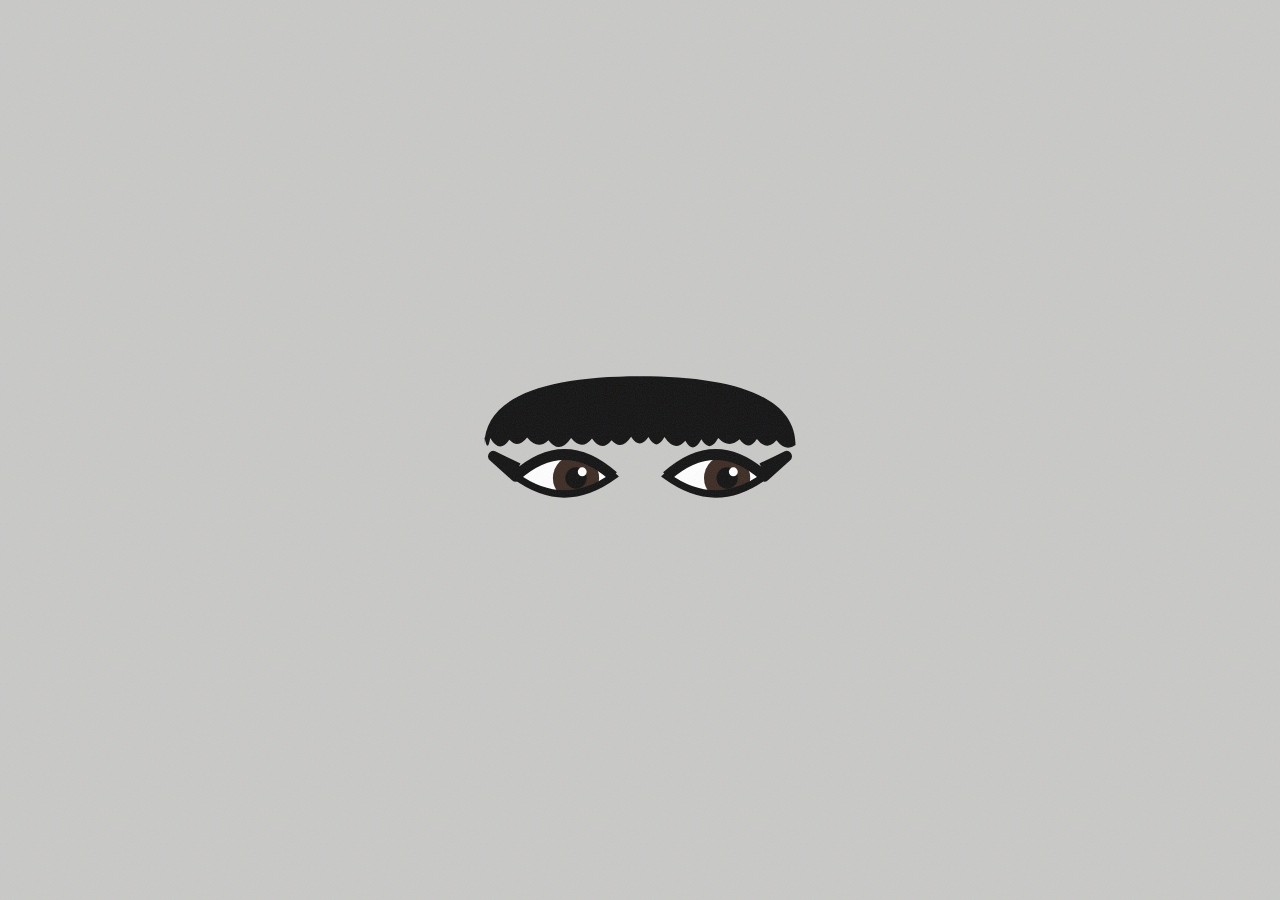
<file: index.html>
<!DOCTYPE html>
<html lang="fr">
<head>
  <meta charset="UTF-8">
  <!-- Pendant Halloween, renvoie vers la version jeu (jeu.html) -->
  <script src="js/saison.js" data-page="classique"></script>
  <meta name="viewport" content="width=device-width, initial-scale=1.0, viewport-fit=cover">
  <title>Fatima Zayani — Designer UI/UX & développeuse</title>
  <meta name="description" content="Portfolio de Fatima Zayani, designer UI/UX et développeuse : projets, parcours et contact, en une page.">
  <meta name="theme-color" content="#c9c9c7">
  <link rel="preconnect" href="https://fonts.googleapis.com">
  <link rel="preconnect" href="https://fonts.gstatic.com" crossorigin>
  <link rel="stylesheet" href="https://fonts.googleapis.com/css2?family=Archivo:wdth,wght@62..125,100..900&display=swap">
  <link rel="stylesheet" href="css/express.css">
  <link rel="stylesheet" href="css/cv.css">

  <!-- Version classique du portfolio : une seule page, servie toute l'année
       sauf à Halloween. Mêmes données que la version jeu (jeu.html). -->
  <script src="js/projets-classique.js" defer></script>
  <script src="js/whoami.js" defer></script>
  <script src="js/contact.js" defer></script>
  <script src="js/github.js" defer></script>
  <script src="js/cv.js" defer></script>
  <script type="module" src="js/express.js"></script>
</head>
<body>
  <a class="evitement" href="#projets">Aller aux projets</a>

  <header class="entete">
    <!-- Ses yeux (frange noire, eye-liner) : les pupilles suivent la souris -->
    <a class="yeux" id="yeux" href="#haut" aria-label="Fatima Zayani, haut de page">
      <span class="yeux-carte">
      <span class="yeux-face yeux-recto">
      <svg viewBox="0 0 72 34" aria-hidden="true" focusable="false">
        <defs>
          <clipPath id="oeil-g"><path d="M8 23 Q19 13 30 23 Q19 31 8 23 Z"/></clipPath>
          <clipPath id="oeil-d"><path d="M42 23 Q53 13 64 23 Q53 31 42 23 Z"/></clipPath>
        </defs>
        <!-- frange : haut arrondi, mèches qui tombent juste au-dessus des yeux -->
        <path d="M1 16 C1 5 15 0.5 36 0.5 C57 0.5 71 5 71 16 Q68.8 17.6 66.7 14.9 Q64.5 17.5 62.3 14.6 Q60.4 17.5 58.4 14.7 Q56.0 16.9 53.6 14.4 Q51.7 17.9 49.8 14.7 Q48.0 18.2 46.2 15.0 Q43.8 17.7 41.5 14.2 Q39.7 17.5 37.9 14.2 Q35.9 17.1 34.0 14.1 Q31.8 17.4 29.6 14.9 Q27.4 17.7 25.2 14.5 Q22.9 17.4 20.5 14.4 Q17.9 18.2 15.4 14.9 Q13.0 17.2 10.6 14.3 Q8.6 16.9 6.6 14.8 Q4.4 18.0 2.3 14.4 Q1.7 18.0 1.0 14.1 Z" fill="#111"/>
        <g class="oeil">
          <path d="M8 23 Q19 13 30 23 Q19 31 8 23 Z" fill="#fff"/>
          <g clip-path="url(#oeil-g)"><g class="iris">
            <circle cx="19" cy="23" r="5.2" fill="#3b2a22"/>
            <circle cx="19" cy="23" r="2.4" fill="#111"/>
            <circle cx="20.4" cy="21.6" r="1" fill="#fff"/>
          </g></g>
          <path d="M8 23 Q19 13 30 23 Q19 31 8 23 Z" fill="none" stroke="#111" stroke-width="1.6"/>
        </g>
        <g class="oeil">
          <path d="M42 23 Q53 13 64 23 Q53 31 42 23 Z" fill="#fff"/>
          <g clip-path="url(#oeil-d)"><g class="iris">
            <circle cx="53" cy="23" r="5.2" fill="#3b2a22"/>
            <circle cx="53" cy="23" r="2.4" fill="#111"/>
            <circle cx="54.4" cy="21.6" r="1" fill="#fff"/>
          </g></g>
          <path d="M42 23 Q53 13 64 23 Q53 31 42 23 Z" fill="none" stroke="#111" stroke-width="1.6"/>
        </g>
        <!-- eye-liner : trait épais en haut, étiré vers l'extérieur -->
        <path d="M30 23 Q19 13.2 8 23 L3 18.5 Q6 20 8.6 21.2" fill="none" stroke="#111" stroke-width="2.4" stroke-linejoin="round"/>
        <path d="M42 23 Q53 13.2 64 23 L69 18.5 Q66 20 63.4 21.2" fill="none" stroke="#111" stroke-width="2.4" stroke-linejoin="round"/>
      </svg>
      </span>
      <span class="yeux-face yeux-nom" aria-hidden="true">Fatima<br>Zayani</span>
      </span>
    </a>
    <!-- Navigation verticale, en bas à gauche sous la colonne ; au survol, le mot roule -->
    <nav class="nav-verticale" aria-label="Navigation principale">
      <ul>
        <li><a href="#projets"><span class="roule"><span data-texte="Projets">Projets</span></span></a></li>
        <li><a href="#apropos"><span class="roule"><span data-texte="À propos">À propos</span></span></a></li>
        <li><a href="#contact"><span class="roule"><span data-texte="Contact">Contact</span></span></a></li>
      </ul>
    </nav>
  </header>

  <!-- La colonne : texte vertical qui accompagne toute la visite. Centrée à
       l'accueil, elle glisse à gauche au défilement et change de texte
       selon la section (js/express.js). Décorative : le vrai texte est
       dans les sections. -->
  <div class="colonne" id="colonne" aria-hidden="true">
    <span class="colonne-mot" data-place="a"></span>
    <span class="colonne-mot" data-place="b"></span>
    <span class="colonne-mot" data-place="c"></span>
    <span class="colonne-mot" data-place="d"></span>
    <span class="colonne-mot" data-place="e"></span>
  </div>

  <main id="haut">
    <!-- ===================== ACCUEIL : LE TROUSSEAU =====================
         Un trousseau suspendu à un crochet (js/express-trousseau.js) : elle
         au milieu, et autour des porte-clés qui mènent chacun à une page
         (elle → À propos, dossier → projets, Contact, CV). Ils se balancent quand la souris
         passe. Le sommaire des projets reste en HTML (clavier, lecteurs
         d'écran, et projets qui n'ont pas encore leur porte-clé). -->
    <section class="trousseau" id="accueil" aria-labelledby="nom">
      <h1 class="sr-only" id="nom">Fatima Zayani</h1>
      <p class="sr-only" id="classe"></p>
      <p class="sr-only" id="accueil-devise"></p>
      <div class="trousseau-scene" id="trousseau">
        <!-- deux fois le crochet : la tige derrière l'anneau, le bout recourbé devant -->
        <img class="trousseau-crochet" src="images/porte-cles/crochet.webp" alt="" draggable="false">
        <img class="trousseau-crochet devant" src="images/porte-cles/crochet.webp" alt="" draggable="false">
      </div>
      <p class="trousseau-legende" id="legende" aria-hidden="true">
        <span class="legende-sur" id="legende-sur"></span>
        <span class="legende-titre" id="legende-titre"></span>
      </p>
      <nav class="trousseau-sommaire" id="projets" aria-labelledby="titre-projets">
        <h2 class="trousseau-sommaire-titre" id="titre-projets">Projets</h2>
        <!-- le porte-clé dossier en grand : son dos, les fiches glissées
             dedans, puis son rabat avant (même image, découpée) par-dessus -->
        <div class="grand-dossier">
          <div class="dossier-dos"><img src="images/porte-cles/dossier-dos.webp" alt="" draggable="false"></div>
          <ol id="sommaire"></ol>
          <div class="dossier-devant"><img src="images/porte-cles/dossier.webp" alt="" draggable="false"></div>
          <span class="dossier-etiquette" aria-hidden="true">Projets</span>
          <p class="dossier-aide" id="dossier-aide">Tire une fiche ↑</p>
        </div>
      </nav>
    </section>

    <!-- ===================== À PROPOS ===================== -->
    <!-- La page ne défile pas : À propos et Contact sont des volets qui
         s'ouvrent par-dessus l'accueil (js/express.js), fermés par ✕ ou Échap -->
    <section class="apropos volet volet-cote" id="apropos" aria-labelledby="titre-apropos" inert>
      <button type="button" class="volet-fermer" data-fermer aria-label="Fermer">✕</button>
      <h2 id="titre-apropos">À propos</h2>
      <p class="devise" id="devise"></p>
      <div class="histoire" id="histoire"></div>
      <h3 class="apropos-rubrique">Ce que je fais</h3>
      <ul class="faire" id="faire"></ul>
      <p class="en-ce-moment" id="en-ce-moment"></p>
    </section>

    <!-- ===================== GITHUB =====================
         Ouvert par le porte-clé ordinateur : les autres porte-clés se
         décrochent, le trousseau se range à gauche, le volet prend la droite. -->
    <section class="github volet volet-cote" id="github" aria-labelledby="titre-github" inert>
      <button type="button" class="volet-fermer" data-fermer aria-label="Fermer">✕</button>
      <div class="github-tete">
        <h2 id="titre-github">GitHub</h2>
        <dl class="github-chiffres" id="github-chiffres"></dl>
      </div>
      <p class="github-intro" id="github-intro"></p>
      <div class="github-langages" id="github-langages" aria-hidden="true"></div>
      <ol class="github-depots" id="github-depots"></ol>
      <a class="github-tout" id="github-tout" target="_blank" rel="noopener">Tout voir sur GitHub <span aria-hidden="true">↗</span></a>
    </section>

    <!-- ===================== CV =====================
         Ouvert par le porte-clé CV, de côté comme GitHub : son CV en page web
         (js/cv.js, mis en page par js/cv-rendu.js) et le PDF à télécharger. -->
    <section class="cv volet volet-cote" id="cv" aria-labelledby="titre-cv" inert>
      <button type="button" class="volet-fermer" data-fermer aria-label="Fermer">✕</button>
      <div class="cv-entete">
        <div>
          <h2 id="titre-cv">CV</h2>
          <p class="cv-sous-titre" id="cv-sous-titre"></p>
        </div>
        <a class="bouton cv-telecharger" id="cv-telecharger" download>Télécharger le PDF <span aria-hidden="true">↓</span></a>
      </div>
      <div id="cv-contenu"></div>
    </section>

    <!-- ===================== UN PROJET =====================
         Ouvert depuis le sommaire (dossier ou menu « Projets »), de côté
         comme GitHub et le CV : le dossier reste accroché, les autres
         porte-clés se décrochent. En haut, les autres projets. -->
    <section class="projet volet volet-cote" id="projet" aria-labelledby="projet-titre" inert>
      <button type="button" class="volet-fermer" data-fermer aria-label="Fermer">✕</button>
      <nav class="projet-nav" aria-label="Projets"><ol id="projet-nav"></ol></nav>
      <div id="projet-contenu"></div>
    </section>

    <!-- ===================== CONTACT ===================== -->
    <section class="contact volet" id="contact" aria-labelledby="titre-contact" inert>
      <button type="button" class="volet-fermer" data-fermer aria-label="Fermer">✕</button>
      <h2 id="titre-contact">Un projet ? <em>Écris-moi.</em></h2>
      <div class="contact-ligne">
        <a class="email" id="email"></a>
        <button type="button" class="bouton" id="copier">Copier l'adresse</button>
        <span class="copie-ok" id="copie-ok" role="status"></span>
      </div>
      <ul class="liens" id="liens"></ul>
      <!-- l'ancien pied de page, en bas du volet Contact -->
      <footer class="pied">
        <span>© <span id="annee"></span> Fatima Zayani</span>
        <a class="lien-jeu" href="jeu.html">Revivre l'intro immersive <span aria-hidden="true">↗</span></a>
        <a href="CREDITS.md">Crédits</a>
      </footer>
    </section>
  </main>

</body>
</html>
</file>
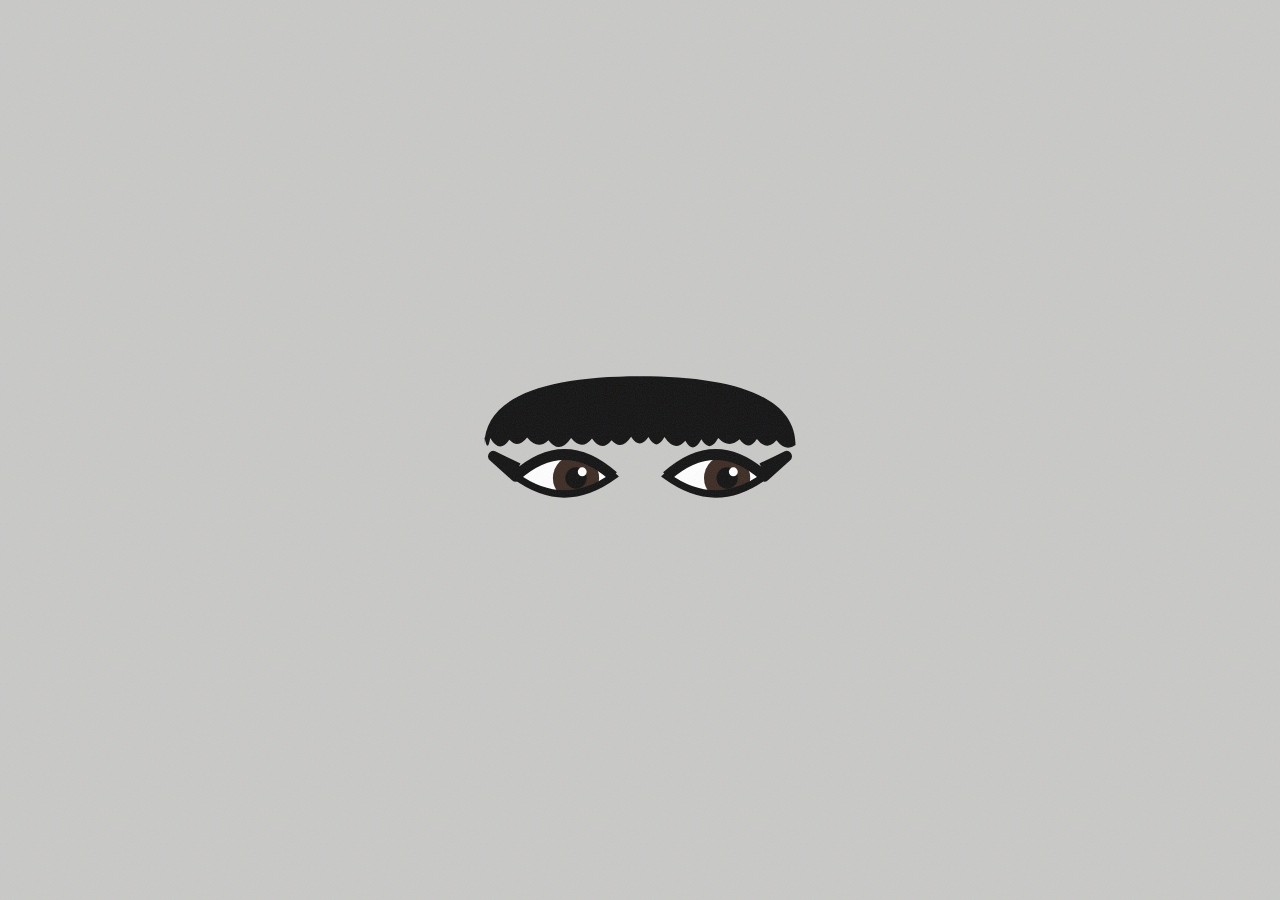
<file: jeu.html>
<!DOCTYPE html>
<html lang="fr">
<head>
  <meta charset="UTF-8">
  <!-- Ouverte seulement pour Halloween (sinon renvoi vers index.html) -->
  <script src="js/saison.js" data-page="jeu"></script>
  <meta name="viewport" content="width=device-width, initial-scale=1.0, viewport-fit=cover">
  <title>Fatima Zayani — Designer UI/UX & développeuse</title>
  <meta name="description" content="Portfolio de Fatima Zayani, designer UI/UX et développeuse.">
  <link rel="stylesheet" href="css/style.css">

  <!-- Configuration (textes + chemins des assets) -->
  <script src="js/dialogues.js"></script>
  <script>
    // Décide AVANT l'affichage si l'intro doit se jouer, pour éviter
    // un flash du portfolio. On joue l'intro seulement si :
    //  - aucune ancre dans l'URL (lien direct type /#projets → portfolio),
    //  - et l'intro n'a jamais été vue (localStorage, peut être bloqué).
    (function () {
      var dejaVue = false;
      try {
        dejaVue = localStorage.getItem(window.INTRO_CONFIG.cleStockage) === "1";
      } catch (e) { /* stockage indisponible : on considère "pas vue" */ }
      if (!location.hash && !dejaVue) {
        document.documentElement.classList.add("intro-active");
      }
      // Thème actif posé tout de suite : la police et les effets d'écran
      // du thème s'appliquent aussi au portfolio, sans flash
      document.documentElement.dataset.themeUi = window.INTRO_CONFIG.themeActif;
    })();
  </script>
  <script src="js/police-pixel.js" defer></script>
  <script src="js/personnage-pixel.js" defer></script>
  <script src="js/son-neon.js" defer></script>
  <script src="js/fond-pixel.js" defer></script>
  <script src="js/projets.js" defer></script>
  <script src="js/piece-projets.js" defer></script>
  <script src="js/whoami.js" defer></script>
  <script src="js/piece-whoami.js" defer></script>
  <script src="js/contact.js" defer></script>
  <script src="js/piece-contact.js" defer></script>
  <script src="js/intro.js" defer></script>
</head>
<body>
  <!-- Le nom dessiné dans le décor est une image : vrai titre pour les
       lecteurs d'écran et les moteurs de recherche -->
  <h1 class="sr-only">Fatima Zayani — Portfolio</h1>

  <!-- ===================== INTRO ===================== -->
  <section id="intro" class="intro" aria-label="Introduction" aria-describedby="intro-aide" tabindex="-1">
    <p id="intro-aide" class="sr-only"></p>

    <!-- Décor : fond pixel art + portes. La « caméra » est zoomée sur la porte
         du milieu pendant les dialogues, puis entre dans la porte et arrive
         dans la salle aux trois portes -->
    <div class="decor" id="decor">
      <!-- Fond généré (js/fond-pixel.js), caché si une image est fournie -->
      <canvas class="fond-pixel" id="fond-pixel" aria-hidden="true"></canvas>
      <!-- Noir de l'entrée dans la porte -->
      <div class="voile" aria-hidden="true"></div>
      <!-- Une porte cliquable par destination (créées par js/intro.js) -->
      <nav class="portes" id="portes" aria-label="Choisis une porte" hidden></nav>
    </div>

    <!-- Pièce « Projets » (js/piece-projets.js) : un vieux bureau ; cliquer
         dessus ouvre l'inventaire des projets (données : js/projets.js) -->
    <div class="piece" id="piece-projets" role="region" aria-label="Le bureau des projets" tabindex="-1" hidden>
      <div class="piece-scene" id="piece-scene">
        <canvas class="piece-fond" id="piece-fond" aria-hidden="true"></canvas>
        <button type="button" class="piece-objet" id="piece-bureau">
          <span class="piece-etiquette" aria-hidden="true">Le bureau</span>
        </button>
      </div>
      <p class="piece-consigne" id="piece-consigne"></p>
      <button type="button" class="btn-cadre piece-retour" id="piece-retour">◁ Portes</button>

      <div class="inventaire" id="inventaire" role="dialog" aria-modal="true" aria-labelledby="inventaire-titre" hidden>
        <!-- Fond peint (tramé en pixels par js/piece-projets.js) -->
        <canvas class="inventaire-toile" id="inventaire-toile" aria-hidden="true"></canvas>
        <div class="inventaire-ecran">
          <header class="inventaire-haut">
            <h2 class="inventaire-titre" id="inventaire-titre"></h2>
            <div class="inventaire-onglets" id="inventaire-onglets" aria-label="Catégories"></div>
          </header>
          <section class="inventaire-sac" aria-labelledby="inventaire-rayon">
            <p class="inventaire-compteurs" id="inventaire-compteurs"></p>
            <h3 class="inventaire-rayon" id="inventaire-rayon"></h3>
            <div class="inventaire-casier">
              <ul class="inventaire-grille" id="inventaire-grille" aria-label="Documents"></ul>
              <div class="inventaire-glissiere" aria-hidden="true"></div>
            </div>
            <p class="inventaire-pied"><span>Plus récents</span><span id="inventaire-total"></span></p>
          </section>
          <div class="inventaire-vitrine" id="inventaire-vitrine" aria-hidden="true"></div>
          <section class="inventaire-detail" id="inventaire-detail" aria-live="polite"></section>
          <footer class="inventaire-touches">
            <span class="inventaire-aide" aria-hidden="true">
              <span class="fiche-touche">←↑→↓</span> Choisir
              <span class="fiche-touche">Q</span><span class="fiche-touche">E</span> Catégorie
            </span>
            <button type="button" class="inventaire-fermer" id="inventaire-fermer"><span class="fiche-touche" aria-hidden="true">Échap</span> Retour</button>
          </footer>
        </div>
      </div>
    </div>

    <!-- Pièce « whoami » (js/piece-whoami.js) : l'atelier. Elle peint, se
         retourne et parle ; cliquer sur elle ouvre sa fiche de personnage
         (figurine 3D js/figurine-3d.js + panneau ; données : js/whoami.js) -->
    <div class="piece piece-whoami" id="piece-whoami" role="region" aria-label="L'atelier" tabindex="-1" hidden>
      <div class="piece-scene">
        <canvas class="piece-fond" id="whoami-fond" aria-hidden="true"></canvas>
        <button type="button" class="piece-objet" id="whoami-perso">
          <span class="piece-etiquette" id="whoami-etiquette" aria-hidden="true"></span>
        </button>
      </div>
      <div class="eclair" aria-hidden="true"></div>
      <p class="piece-consigne" id="whoami-consigne" hidden></p>
      <div class="whoami-bulle" id="whoami-bulle" hidden>
        <p class="whoami-replique" id="whoami-replique" aria-hidden="true"></p>
        <p class="sr-only" id="whoami-replique-lue" aria-live="polite"></p>
      </div>
      <button type="button" class="btn-cadre piece-retour" id="whoami-retour">◁ Portes</button>

      <div class="fiche" id="fiche" role="dialog" aria-modal="true" aria-labelledby="fiche-nom" hidden>
        <canvas class="fiche-3d" id="fiche-3d" aria-hidden="true"></canvas>
        <div class="fiche-repli" id="fiche-repli" aria-hidden="true"></div>
        <div class="fiche-fondu" aria-hidden="true"></div>
        <p class="fiche-aide" aria-hidden="true">Glisse pour la faire tourner</p>
        <section class="fiche-panneau" id="fiche-panneau"></section>
        <button type="button" class="btn-cadre fiche-fermer" id="fiche-fermer">✕ Fermer</button>
      </div>
    </div>

    <!-- Pièce « Contact » (js/piece-contact.js) : le salon. Elle somnole
         près du feu ; le secrétaire ouvre une lettre (formulaire), le café
         copie l'adresse, les cadres sont les liens (données : js/contact.js).
         Les boutons des objets sont ajoutés dans .piece-scene par le script -->
    <div class="piece piece-contact" id="piece-contact" role="region" aria-label="Le salon" tabindex="-1" hidden>
      <div class="piece-scene">
        <canvas class="piece-fond" id="contact-fond" aria-hidden="true"></canvas>
      </div>
      <p class="piece-consigne" id="contact-consigne" hidden></p>
      <div class="whoami-bulle" id="contact-bulle" hidden>
        <p class="whoami-replique" id="contact-replique" aria-hidden="true"></p>
        <p class="sr-only" id="contact-replique-lue" aria-live="polite"></p>
      </div>
      <button type="button" class="btn-cadre piece-retour" id="contact-retour">◁ Portes</button>

      <div class="lettre" id="lettre" role="dialog" aria-modal="true" aria-labelledby="lettre-titre" hidden>
        <div class="lettre-pile">
        <div class="lettre-papier">
          <form class="lettre-formulaire" id="lettre-formulaire" novalidate>
            <h2 class="lettre-titre" id="lettre-titre"></h2>
            <label class="lettre-ligne lettre-corps">
              <span class="lettre-salutation"><span id="lettre-salutation"></span><span class="sr-only"> (ton message)</span></span>
              <textarea name="message" rows="6" required></textarea>
            </label>
            <label class="lettre-ligne">
              <span id="lettre-libelle-email"></span>
              <input type="email" name="email" autocomplete="email" required>
            </label>
            <label class="lettre-ligne">
              <span id="lettre-libelle-nom"></span>
              <input type="text" name="nom" autocomplete="name" required>
            </label>
            <!-- Piège à robots (Formspree ignore les envois qui le remplissent) -->
            <input type="text" name="_gotcha" class="lettre-piege" tabindex="-1" autocomplete="off" aria-hidden="true">
            <input type="hidden" name="_subject" value="Une lettre depuis le portfolio">
            <p class="lettre-erreur" id="lettre-erreur" role="alert"></p>
            <button type="submit" class="btn-cadre lettre-envoyer">
              <span id="lettre-envoyer-libelle"></span> ▷
            </button>
          </form>
          <div class="lettre-fin" id="lettre-fin" hidden>
            <div class="lettre-enveloppe" aria-hidden="true"><canvas></canvas></div>
            <h2 class="lettre-titre" id="lettre-fin-titre" tabindex="-1"></h2>
            <p id="lettre-fin-texte"></p>
            <button type="button" class="btn-cadre" id="lettre-encore">Écrire une autre lettre</button>
          </div>
        </div>
        <!-- Le cachet de cire qui tombe sur la lettre pliée -->
        <div class="lettre-cachet" id="lettre-cachet" aria-hidden="true"><canvas></canvas></div>
        </div>
        <button type="button" class="btn-cadre lettre-fermer" id="lettre-fermer">✕ Fermer</button>
      </div>
    </div>

    <!-- Encadré décoratif en haut à gauche (lignes dans js/dialogues.js) -->
    <div class="hud" id="hud" aria-hidden="true" hidden></div>

    <!-- Boutons toujours visibles en haut à droite -->
    <div class="intro-controles">
      <!-- Pour qui est pressé : la version en une page (index.html) -->
      <a class="btn-cadre" href="index.html?classique">Version rapide</a>
      <button type="button" class="btn-cadre" id="btn-son" aria-pressed="false">
        <svg class="icone" viewBox="0 0 24 24" aria-hidden="true" focusable="false">
          <path d="M4 9h4l5-4v14l-5-4H4z" fill="currentColor"/>
          <path class="icone-son-off" d="M16 9l5 6M21 9l-5 6" stroke="currentColor" stroke-width="2" stroke-linecap="round"/>
          <path class="icone-son-on" d="M16 8.5a5 5 0 0 1 0 7M18.5 6a8.5 8.5 0 0 1 0 12" fill="none" stroke="currentColor" stroke-width="2" stroke-linecap="round"/>
        </svg>
        <span class="sr-only" id="btn-son-libelle"></span>
      </button>
      <button type="button" class="btn-cadre" id="btn-passer">
        <span id="btn-passer-libelle"></span> <kbd aria-hidden="true">Échap</kbd>
      </button>
    </div>

    <div class="scene">
      <!-- Personnage : 3 calques empilés (corps / yeux / pupilles).
           Caché tant qu'aucune image n'est définie dans js/dialogues.js -->
      <div class="personnage" id="personnage" aria-hidden="true" hidden>
        <img class="calque calque-corps" id="calque-corps" alt="">
        <img class="calque calque-yeux" id="calque-yeux" alt="">
        <img class="calque calque-pupilles" id="calque-pupilles" alt="">
      </div>

      <!-- Bulle de dialogue -->
      <div class="bulle" id="bulle">
        <div class="bulle-nom" id="bulle-nom"></div>
        <!-- Texte visible, tapé lettre par lettre (masqué aux lecteurs d'écran) -->
        <p class="bulle-texte" id="bulle-texte" aria-hidden="true"></p>
        <!-- Texte complet annoncé d'un coup aux lecteurs d'écran -->
        <p class="sr-only" id="bulle-live" aria-live="polite"></p>
        <ul class="choix" id="choix" aria-label="Choix" hidden></ul>
        <span class="bulle-fleche" id="bulle-fleche" aria-hidden="true"></span>
      </div>
    </div>
  </section>

  <!-- ===================== PORTFOLIO (provisoire) ===================== -->
  <div id="portfolio" class="portfolio">
    <header class="site-entete">
      <a class="site-nom" href="#haut" id="haut">Fatima Zayani</a>
      <nav aria-label="Navigation principale">
        <ul>
          <li><a href="#projets">Projets</a></li>
          <li><a href="#about">Qui suis-je ?</a></li>
          <li><a href="#contact">Contact</a></li>
        </ul>
      </nav>
    </header>

    <main>
      <section id="projets" class="section" aria-labelledby="titre-projets">
        <h2 id="titre-projets" tabindex="-1">Mes projets</h2>
        <p>Section provisoire — les études de cas arriveront ici.</p>
      </section>

      <section id="about" class="section" aria-labelledby="titre-about">
        <h2 id="titre-about" tabindex="-1">Qui suis-je ?</h2>
        <p>Section provisoire — présentation, parcours, outils.</p>
      </section>

      <section id="contact" class="section" aria-labelledby="titre-contact">
        <h2 id="titre-contact" tabindex="-1">Me contacter</h2>
        <p>Section provisoire — liens et formulaire de contact.</p>
      </section>
    </main>

    <footer class="site-pied">
      <button type="button" class="lien-bouton" id="btn-rejouer">Revoir l'intro</button>
    </footer>
  </div>
</body>
</html>
</file>
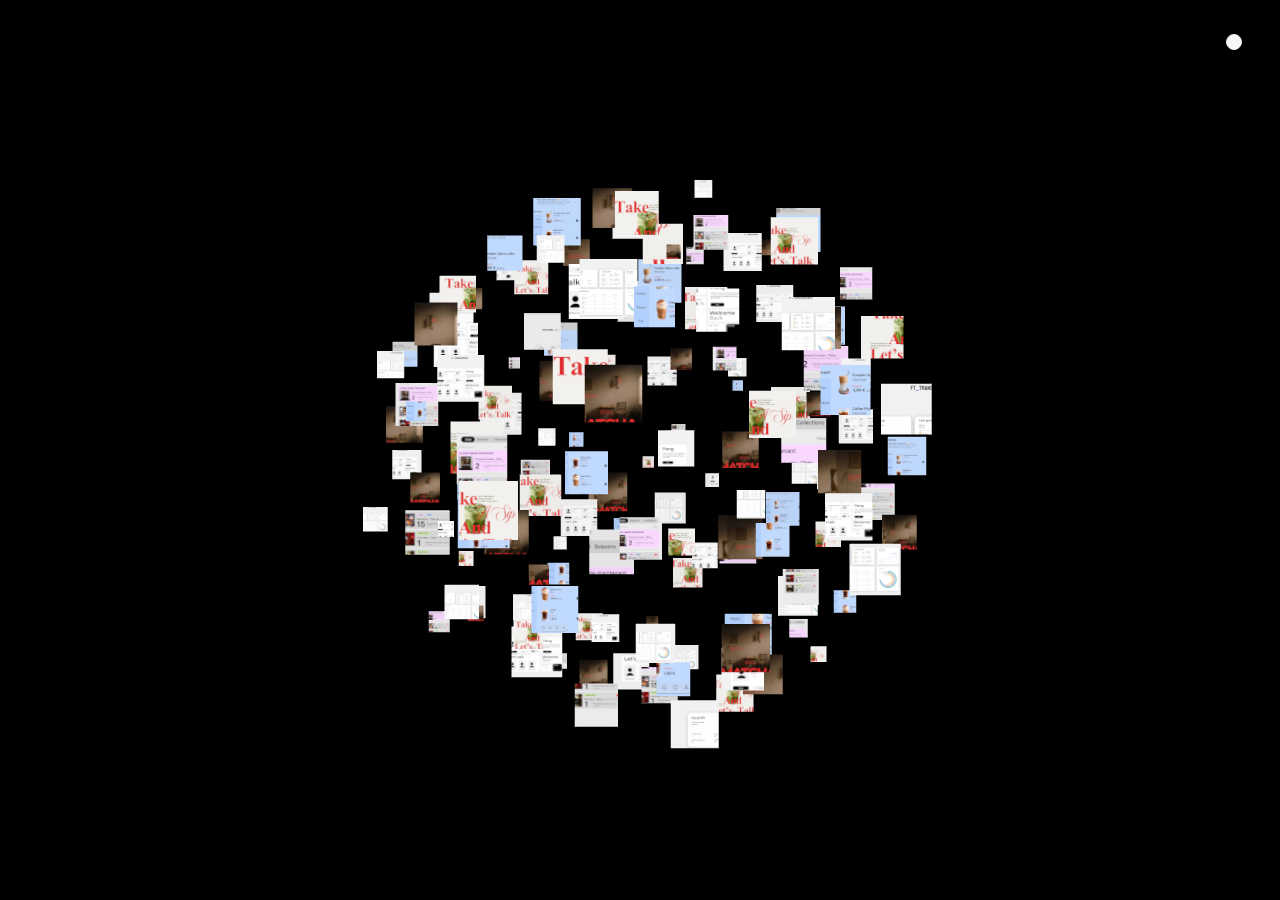
<file: sphere.html>
<!DOCTYPE html>
<html lang="fr">
<head>
  <meta charset="UTF-8">
  <meta name="viewport" content="width=device-width, initial-scale=1">
  <title>Fatima Zayani — Projets</title>
  <!-- ESSAI (octobre 2026) : la sphère de projets, page vierge sur fond noir.
       Ne remplace pas encore index.html. -->
  <link rel="preconnect" href="https://fonts.googleapis.com">
  <link rel="preconnect" href="https://fonts.gstatic.com" crossorigin>
  <link rel="stylesheet" href="https://fonts.googleapis.com/css2?family=Archivo:wdth,wght@62..125,100..900&family=EB+Garamond:ital,wght@0,400..700;1,400..700&display=swap">
  <style>
    /* fond noir, ou blanc au choix (bouton en haut à droite, js/sphere.js) */
    :root { --fond: #000; --texte: #f3f1ed; }
    :root[data-fond="blanc"] { --fond: #f7f7f5; --texte: #161616; }
    html, body { margin: 0; background: var(--fond); color: var(--texte); transition: background-color .4s, color .4s; }
    /* une seule vue à la fois, sans défilement de page : la sphère, puis le
       projet (qui défile dans son propre calque) */
    body { font-family: "Archivo", system-ui, sans-serif; overflow: hidden; }
    #scene { position: fixed; inset: 0; width: 100%; height: 100%; display: block; }
    .sur-carte #scene, .sur-carte .projet { cursor: pointer; }

    .etiquettes { position: fixed; inset: 0; z-index: 2; pointer-events: none; overflow: hidden; }
    .etiquette {
      position: absolute; left: 0; top: 0;
      font-size: 13px; letter-spacing: .01em; white-space: nowrap;
      will-change: transform, opacity;
    }
    .etiquette::before { content: "• "; }
    /* le choix du fond ; la pastille montre celui qu'on aura en cliquant */
    .choix-fond {
      position: fixed; right: 24px; top: 20px; z-index: 2;
      display: grid; place-items: center; width: 44px; height: 44px; padding: 0;
      border: 0; background: none; color: inherit; cursor: pointer;
    }
    .choix-fond:focus-visible { outline: 2px solid currentColor; outline-offset: 2px; }
    .pastille { width: 14px; height: 14px; transition: transform .2s; border: 1px solid currentColor; border-radius: 50%; background: #f7f7f5; }
    .choix-fond:hover .pastille { transform: scale(1.25); }
    :root[data-fond="blanc"] .pastille { background: #000; }

    /* Le projet affiché : un calque par-dessus la scène, qui défile seul ;
       la roue reste à gauche (dans la scène, derrière). Un clic hors du
       contenu vaut un clic sur la roue (js/sphere.js). Mise en page d'après
       sa maquette, en EB Garamond. */
    .projet {
      position: fixed; inset: 0; z-index: 1; overflow-y: auto; overscroll-behavior: contain;
      visibility: hidden; transition: visibility 0s .6s;
    }
    .vue-projet .projet { visibility: visible; transition: none; }
    /* La roue visible (--roue) et le contenu (--contenu) forment un seul
       bloc, centré dans l'écran ; js/sphere.js accroche la roue au bord
       gauche du contenu (à --ecart). La roue grandit avec la hauteur de
       l'écran, d'où une largeur en vh. Le contenu est centré en hauteur :
       son milieu tombe en face du trou de la roue. */
    .projet { --roue: 30vh; --ecart: 64px; --contenu: min(1120px, 100vw - var(--roue) - var(--ecart) - 96px); }
    .projet-panneau {
      box-sizing: border-box; min-height: 100vh; min-height: 100svh;
      display: flex; flex-direction: column; justify-content: center;
      width: var(--contenu);
      margin-left: calc((100vw - var(--contenu) - var(--roue) - var(--ecart)) / 2 + var(--roue) + var(--ecart));
      padding: 9vh 0;
      font-family: "EB Garamond", Garamond, "Times New Roman", serif;
    }
    /* .attend : le contenu attend que la carte qui vole se pose. Alors la
       grande image s'ouvre depuis le carré (au centre, à sa hauteur), le
       reste monte en fondu */
    #projet-contenu :is(.projet-entete, .projet-petit, .projet-court, .projet-texte, .projet-large, .projet-liens) {
      transition: opacity .6s .15s, transform .6s .15s cubic-bezier(.2, .8, .2, 1);
    }
    #projet-contenu.attend :is(.projet-entete, .projet-petit, .projet-court, .projet-texte, .projet-large, .projet-liens) {
      opacity: 0; transform: translateY(16px); transition-duration: .2s; transition-delay: 0s;
    }
    .projet-grand { clip-path: inset(0); transition: clip-path .7s cubic-bezier(.2, .8, .2, 1), opacity .15s; }
    /* un carré au milieu d'une image en 8:5 : 18,75 % de chaque côté */
    #projet-contenu.attend .projet-grand { opacity: 0; clip-path: inset(0 18.75%); transition: opacity .2s; }
    .projet-titre:focus { outline: none; }
    .projet-entete { display: flex; justify-content: space-between; align-items: flex-start; gap: 24px; }
    .projet-titre { margin: 0; font-size: clamp(30px, 3vw, 54px); font-weight: 600; line-height: 1.05; }
    .projet-sous-titre { margin: 4px 0 0; font-size: clamp(17px, 1.1vw, 20px); opacity: .85; }
    .projet-role { margin: 4px 0 0; text-align: right; font-size: clamp(17px, 1.1vw, 20px); font-weight: 600; line-height: 1.3; }
    /* une grande image, deux petites, et sous les petites une phrase */
    .projet-haut {
      display: grid; grid-template-columns: 2.6fr 1fr 1fr; grid-template-rows: auto 1fr;
      gap: 14px; margin-top: 18px;
    }
    .projet-haut figure { margin: 0; overflow: hidden; }
    .projet-grand { grid-row: 1 / 3; aspect-ratio: 8 / 5; }
    .projet-petit { aspect-ratio: 5 / 6; }
    .projet-court { grid-column: 2 / 4; align-self: start; margin: 8px 0 0; font-size: clamp(17px, 1.1vw, 20px); font-weight: 600; line-height: 1.3; }
    .projet-haut.sans-petits { grid-template-columns: 2.6fr 2fr; }
    .projet-haut.sans-petits .projet-court { grid-column: 2; grid-row: 1; align-self: end; }
    .projet-haut img, .projet-large img { display: block; width: 100%; height: 100%; object-fit: cover; }
    /* les écrans de téléphone en entier, sur un fond à peine marqué */
    figure.est-telephone { background: color-mix(in srgb, currentColor 7%, transparent); }
    figure.est-telephone img { object-fit: contain; }
    .projet-texte { margin-top: 28px; max-width: 68ch; font-size: clamp(17px, 1.1vw, 20px); font-weight: 500; line-height: 1.45; }
    .projet-texte p { margin: 0 0 12px; }
    .projet-large { margin: 14px 0 0; aspect-ratio: 12 / 5; overflow: hidden; }
    .projet-liens { font-size: 17px; }
    .projet-liens a { margin-right: 18px; font-weight: 600; color: inherit; }
    @media (max-width: 760px) {
      .projet-panneau { width: auto; margin-left: 0; padding: 42vh 20px 10vh; }
      #projet-contenu { background: var(--fond); }
      .projet-haut { grid-template-columns: 1fr 1fr; }
      .projet-grand { grid-row: auto; grid-column: 1 / 3; }
      .projet-court { grid-column: 1 / 3; }
      .projet-entete { flex-direction: column; gap: 6px; }
      .projet-role { text-align: left; }
    }
    @media (prefers-reduced-motion: reduce) {
      #projet-contenu *, .projet-grand { transition: none !important; }
    }

    /* accès au clavier : la liste des projets, visible seulement au focus */
    .acces { position: fixed; left: 24px; bottom: 20px; z-index: 2; }
    .acces ul { display: flex; flex-wrap: wrap; gap: 4px 18px; margin: 0; padding: 0; list-style: none; }
    .acces button { min-height: 44px; border: 0; background: none; color: inherit; font: inherit; font-size: 14px; cursor: pointer; }
    .acces:not(:focus-within) {
      position: absolute; width: 1px; height: 1px; overflow: hidden; clip: rect(0 0 0 0); white-space: nowrap;
    }
    :focus-visible { outline: 2px solid currentColor; outline-offset: 2px; }

    /* retour à la sphère, en haut à droite à côté du point de couleur,
       seulement sur un projet */
    .vers-sphere {
      position: fixed; right: 72px; top: 20px; z-index: 3;
      display: grid; place-items: center; width: 44px; height: 44px; padding: 0;
      border: 0; background: none; color: inherit; cursor: pointer;
      opacity: 0; visibility: hidden; transition: opacity .4s, visibility 0s .4s;
    }
    .vue-projet .vers-sphere { opacity: 1; visibility: visible; transition: opacity .4s .6s; }
    .vers-sphere svg { width: 22px; height: 22px; transition: transform .4s; }
    .vers-sphere:hover svg { transform: rotate(-90deg); }
  </style>
  <!-- le fond choisi la dernière fois, posé avant l'affichage -->
  <script>
    try { if (localStorage.getItem("sphere-fond") === "blanc") document.documentElement.dataset.fond = "blanc"; } catch (e) {}
  </script>
  <script src="js/projets-classique.js" defer></script>
  <script type="module" src="js/sphere.js"></script>
</head>
<body>
  <canvas id="scene" aria-label="Projets de Fatima Zayani, en sphère"></canvas>
  <div class="etiquettes" aria-hidden="true"></div>
  <button type="button" class="choix-fond" id="choix-fond" aria-label="Fond blanc"><span class="pastille" aria-hidden="true"></span></button>
  <button type="button" class="vers-sphere" id="vers-sphere" aria-label="Revenir à la sphère">
    <svg viewBox="0 0 24 24" fill="none" stroke="currentColor" stroke-width="1.4" aria-hidden="true">
      <circle cx="12" cy="12" r="10"/><ellipse cx="12" cy="12" rx="10" ry="4"/><ellipse cx="12" cy="12" rx="4" ry="10"/>
    </svg>
  </button>
  <nav class="acces" aria-label="Projets"><ul id="acces-projets"></ul></nav>

  <!-- Le projet affiché, choisi sur la sphère puis sur la roue (rempli par
       js/sphere.js) -->
  <section class="projet" id="projet" aria-labelledby="projet-titre">
    <div class="projet-panneau"><div id="projet-contenu" class="attend"></div></div>
  </section>
</body>
</html>
</file>
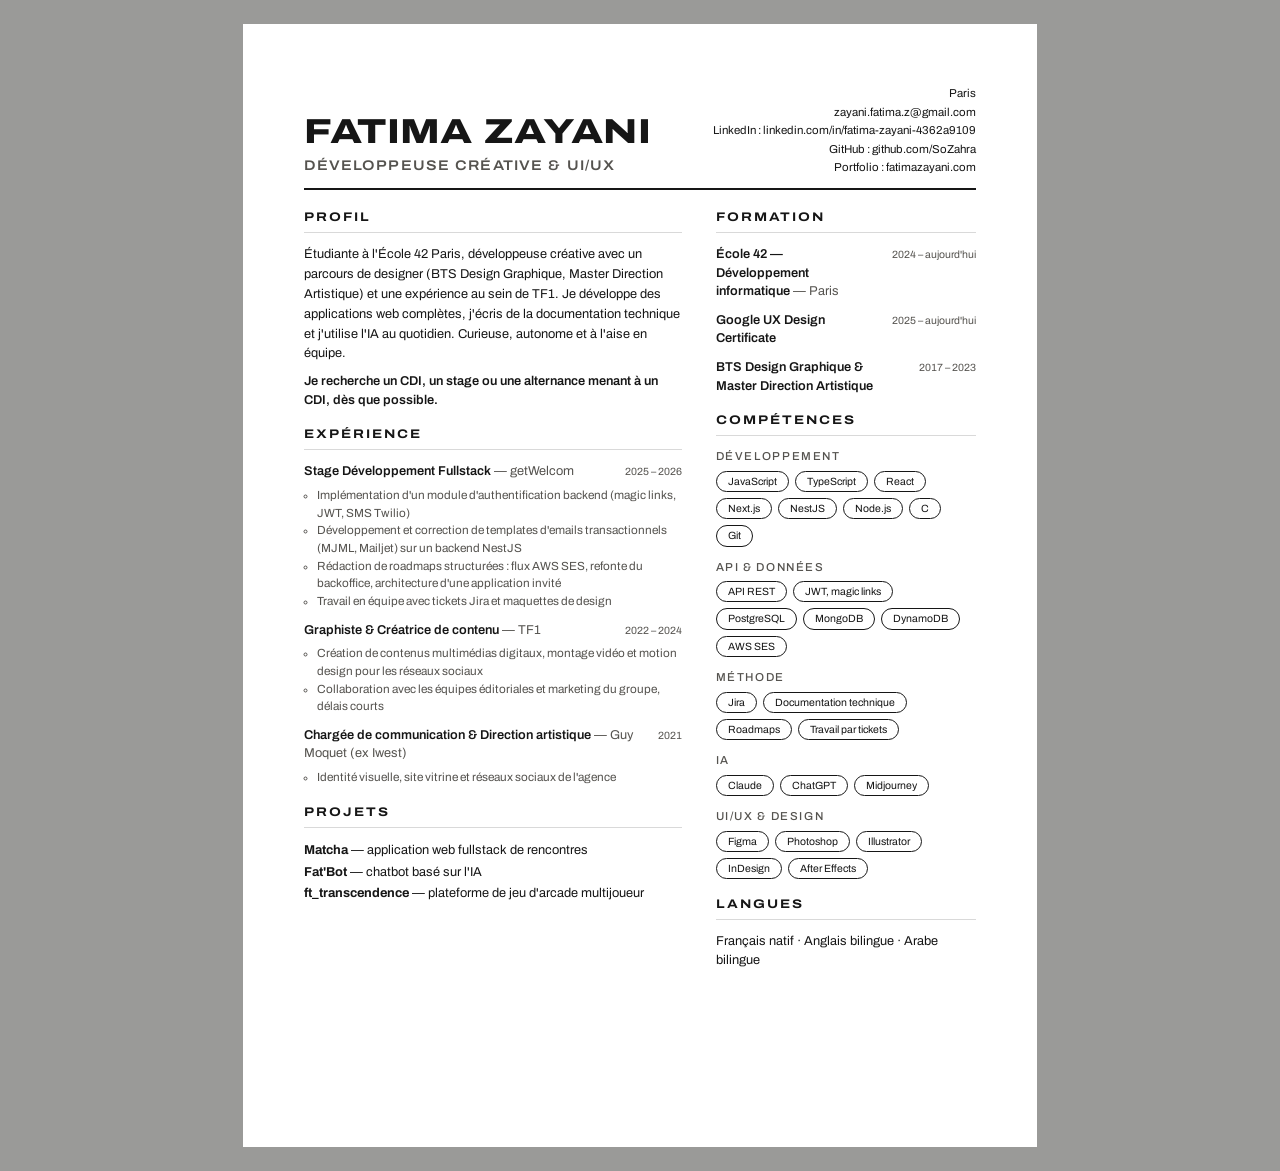
<file: documents/cv.html>
<!DOCTYPE html>
<html lang="fr">
<head>
  <meta charset="UTF-8">
  <meta name="viewport" content="width=device-width, initial-scale=1.0">
  <meta name="robots" content="noindex">
  <title>CV — Fatima Zayani</title>
  <!--
    Page imprimable de son CV : elle sert à fabriquer le PDF téléchargeable
    (documents/cv-fatima-zayani.pdf). Mêmes données que le volet CV du site
    (js/cv.js) et même mise en page (js/cv-rendu.js, css/cv.css).

    Pour régénérer le PDF après une modification de js/cv.js, depuis la
    racine du site, avec un serveur local lancé (python3 -m http.server 8765) :
      chromium-browser --headless=new --user-data-dir=/tmp/cv-profil \
        --no-pdf-header-footer --virtual-time-budget=5000 \
        --print-to-pdf=documents/cv-fatima-zayani.pdf \
        http://localhost:8765/documents/cv.html
    (ou ouvrir la page dans un navigateur et « Imprimer → Enregistrer en PDF »).
  -->
  <link rel="preconnect" href="https://fonts.googleapis.com">
  <link rel="preconnect" href="https://fonts.gstatic.com" crossorigin>
  <link rel="stylesheet" href="https://fonts.googleapis.com/css2?family=Archivo:wdth,wght@62..125,100..900&display=swap">
  <link rel="stylesheet" href="../css/cv.css">
  <style>
    :root {
      --noir: #161616; --gris: #55534f; --trait: rgba(22, 22, 22, 0.16);
      --accent: #ff4a3d; --accent-texte: #c2271b;
      --large: "Archivo", system-ui, sans-serif;
    }
    @page { size: A4; margin: 0; }
    * { box-sizing: border-box; }
    html { background: #9a9a98; }
    body {
      margin: 24px auto; width: 210mm; min-height: 297mm; padding: 16mm 16mm 12mm;
      background: #fff; color: var(--noir);
      font-family: var(--large); font-size: 9.6pt; line-height: 1.45;
      -webkit-print-color-adjust: exact; print-color-adjust: exact;
    }
    @media print { html { background: none; } body { margin: 0; } }
    .tete { display: flex; justify-content: space-between; align-items: flex-end; gap: 24px; padding-bottom: 12px; margin-bottom: 18px; border-bottom: 2px solid var(--noir); }
    h1 { margin: 0; font-weight: 800; font-stretch: 125%; font-size: 26pt; line-height: 1; text-transform: uppercase; letter-spacing: 0.01em; }
    .titre { margin: 6px 0 0; font-weight: 600; font-stretch: 112%; font-size: 10.5pt; color: var(--gris); text-transform: uppercase; letter-spacing: 0.08em; }
    .coordonnees { list-style: none; margin: 0; padding: 0; text-align: right; font-size: 8.6pt; line-height: 1.6; }
    .coordonnees a { color: inherit; text-decoration: none; }
    /* toujours deux colonnes sur la feuille (l'aperçu d'impression est étroit) */
    .cv-grille { grid-template-columns: 1.45fr 1fr !important; gap: 0 9mm; }
    .cv-bloc { margin-bottom: 16px; }
    .cv-liste > li + li { margin-top: 10px; }
    .pied { margin-top: 10px; font-size: 7.6pt; color: var(--gris); text-align: center; }
    .pied a { color: inherit; }
  </style>
  <script src="../js/cv.js"></script>
</head>
<body>
  <header class="tete">
    <div>
      <h1 id="nom"></h1>
      <p class="titre" id="titre"></p>
    </div>
    <ul class="coordonnees" id="coordonnees"></ul>
  </header>
  <main id="contenu"></main>
  <script type="module">
    import { rendreCV } from "../js/cv-rendu.js";
    const CV = window.CV;
    document.getElementById("nom").textContent = CV.nom;
    document.getElementById("titre").textContent = CV.titre;
    const coord = document.getElementById("coordonnees");
    const ligne = (texte, url) => {
      const li = document.createElement("li");
      if (url) { const a = document.createElement("a"); a.href = url; a.textContent = texte; li.append(a); }
      else li.textContent = texte;
      coord.append(li);
    };
    ligne(CV.ville);
    ligne(CV.email, `mailto:${CV.email}`);
    CV.liens.forEach((l) => ligne(`${l.libelle} : ${l.url.replace(/^https?:\/\/(www\.)?/, "")}`, l.url));
    rendreCV(document.getElementById("contenu"), CV);
  </script>
</body>
</html>
</file>
<file: css/express.css>
/*
 * Version classique du portfolio (index.html) : fond gris clair et grain,
 * une colonne de texte vertical qui accompagne toute la visite. L'accueil :
 * un trousseau suspendu, dont chaque porte-clé mène à une page.
 * Une seule couleur vive (corail) en touches.
 */
@font-face {
  font-family: "Cinzel";
  src: url("../fonts/Cinzel-VariableFont_wght.ttf") format("truetype");
  font-weight: 400 900;
  font-display: swap;
}

:root {
  --fond: #c9c9c7;
  --panneau: #d6d6d4;
  --blanc: #f4f4f2;
  --noir: #161616;
  --gris: #55534f;            /* 4,6:1 sur le fond : lisible en petit */
  --accent: #ff4a3d;
  --accent-texte: #a30b00;    /* corail foncé, pour le texte en petit (4,8:1) */
  --trait: rgba(22, 22, 22, 0.16);
  --marge: clamp(16px, 4vw, 56px);
  --titre: "Cinzel", "Times New Roman", serif;
  --large: "Archivo", system-ui, -apple-system, "Segoe UI", sans-serif;
  --police: "Archivo", system-ui, -apple-system, "Segoe UI", Roboto, sans-serif;
  --courbe: cubic-bezier(0.2, 0.8, 0.2, 1);
  color-scheme: light;
}

*, *::before, *::after { box-sizing: border-box; }
/* tout se passe sur une seule page, sans défilement : À propos et Contact
   sont des volets par-dessus l'accueil */
html, body { height: 100%; overflow: hidden; }

body {
  margin: 0;
  background: var(--fond);
  color: var(--noir);
  font-family: var(--police);
  font-size: 1.0625rem;
  line-height: 1.6;
  overflow-x: clip;
}

/* Grain sur toute la page, plus marqué que sur du blanc */
body::after {
  content: ""; position: fixed; inset: -50%; z-index: 50; pointer-events: none;
  background-image: url("data:image/svg+xml,%3Csvg xmlns='http://www.w3.org/2000/svg' width='160' height='160'%3E%3Cfilter id='g'%3E%3CfeTurbulence type='fractalNoise' baseFrequency='0.9' numOctaves='2' stitchTiles='stitch'/%3E%3C/filter%3E%3Crect width='100%25' height='100%25' filter='url(%23g)'/%3E%3C/svg%3E");
  opacity: 0.11;
  animation: grain 0.9s steps(4) infinite;
}
@keyframes grain {
  25% { transform: translate(-3%, 2%); }
  50% { transform: translate(2%, -3%); }
  75% { transform: translate(-1%, -2%); }
}
@media (prefers-reduced-motion: reduce) { body::after { animation: none; } }

a { color: inherit; }
:focus-visible { outline: 2px solid var(--noir); outline-offset: 3px; }
.sr-only {
  position: absolute; width: 1px; height: 1px; overflow: hidden;
  clip: rect(0 0 0 0); white-space: nowrap;
}
.evitement {
  position: fixed; left: var(--marge); top: -100px; z-index: 70;
  background: var(--noir); color: var(--blanc); padding: 8px 14px;
}
.evitement:focus { top: 12px; }

/* Petites capitales espacées, pour toutes les étiquettes */
.projet-cat, .projet-infos dt, .nav-verticale a {
  font-size: 0.75rem; font-weight: 500; text-transform: uppercase; letter-spacing: 0.16em;
}

.bouton {
  border: 1px solid currentColor; background: none; color: inherit; font: inherit; font-size: 0.82rem;
  border-radius: 999px; padding: 8px 20px; min-height: 44px; cursor: pointer; transition: background 0.2s, color 0.2s, border-color 0.2s;
}
.bouton:hover { background: var(--noir); border-color: var(--noir); color: var(--blanc); }

/* ---------- En-tête ----------
   Sur la vue d'un projet, le menu prend l'encre du projet (js/express.js
   règle --encre-fixe) ; sur fond sombre, le petit logo passe en négatif. */
.entete {
  position: fixed; left: var(--marge); top: 18px; z-index: 40;
  color: var(--encre-fixe, var(--noir)); transition: color 0.4s;
}
.entete a { text-decoration: none; }
/* Ses yeux à la place du monogramme : frange, eye-liner, pupilles qui
   suivent la souris (js/express.js) et clignement de temps en temps */
.yeux { display: block; line-height: 0; perspective: 300px; text-decoration: none; transition: opacity 0.2s; }
.yeux svg { width: 68px; height: auto; overflow: visible; display: block; }
/* Au survol, la carte pivote et montre son nom au dos. Les deux
   faces s'échangent aussi en fondu à mi-tour : jamais superposées, même
   si le navigateur ignore backface-visibility */
.yeux-carte { display: block; position: relative; transform-style: preserve-3d; transition: transform 0.9s var(--courbe); }
.yeux:hover .yeux-carte, .yeux:focus-visible .yeux-carte { transform: rotateY(180deg); }
.yeux-face { display: block; -webkit-backface-visibility: hidden; backface-visibility: hidden; transition: opacity 0.05s linear 0.12s; }
.yeux:hover .yeux-recto, .yeux:focus-visible .yeux-recto { opacity: 0; }
.yeux-nom {
  position: absolute; inset: 0; display: flex; flex-direction: column; justify-content: center;
  transform: rotateY(180deg); opacity: 0;
  font-family: var(--titre); font-weight: 700; font-size: 0.82rem; line-height: 1.05;
  letter-spacing: 0.06em; text-transform: uppercase; white-space: nowrap;
}
.yeux:hover .yeux-nom, .yeux:focus-visible .yeux-nom { opacity: 1; }
.oeil { transform-box: fill-box; transform-origin: center; }
.yeux.cligne .oeil { animation: cligner 0.18s ease-in-out; }
@keyframes cligner { 50% { transform: scaleY(0.08); } }
/* Navigation verticale en bas à gauche, sous la colonne ; au survol, le mot roule (sa copie,
   juste à côté, prend sa place) */
.nav-verticale { position: fixed; left: var(--marge); bottom: 24px; z-index: 40; }
.nav-verticale ul {
  display: flex; flex-direction: column; gap: 14px;
  list-style: none; margin: 0; padding: 0;
}
/* le lien déborde de 13px tout autour (zone de clic de 44px), le mot
   roule à l'intérieur de .roule, seule partie qui coupe */
.nav-verticale a { display: inline-block; padding: 13px; margin: -13px; white-space: nowrap; }
.roule { display: block; overflow: hidden; }
.roule > span { display: block; position: relative; transition: transform 0.45s var(--courbe); }
.roule > span::after {
  content: attr(data-texte); position: absolute; inset-block-start: 100%; inset-inline-start: 0;
}
.nav-verticale a:hover .roule > span { transform: translateY(-100%); }
.nav-verticale { color: var(--encre-fixe, var(--noir)); transition: color 0.4s, opacity 0.6s ease; }

/* ---------- L'intro (js/express-intro.js) ----------
   Ses yeux en grand au milieu, sur le fond ; le logo, la colonne et le
   menu attendent cachés, puis apparaissent quand les yeux les rejoignent. */
.intro {
  position: fixed; inset: 0; z-index: 45; display: grid; place-items: center;
  background: var(--fond); pointer-events: none;
}
.intro svg { width: min(52vw, 320px); height: auto; overflow: visible; transform-origin: 50% 50%; animation: intro-arrivee 0.5s var(--courbe) both; }
.intro .iris { transition: transform 0.35s var(--courbe); }
.intro .oeil { transform-box: fill-box; transform-origin: center; }
.intro.cligne .oeil { animation: cligner 0.18s ease-in-out; }
@keyframes intro-arrivee { from { transform: scale(0.6) translateY(12px); } }
.intro-en-cours { overflow: hidden; }
.intro-en-cours .yeux, .intro-en-cours .colonne, .intro-en-cours .nav-verticale { opacity: 0; }

/* ---------- La colonne : ses mots, à l'horizontale, sous le logo ----------
   Nom, puis métier (une ligne par mot) ; elle accompagne la visite et
   change de mots selon la section (js/express.js). */
.colonne {
  position: fixed; left: var(--marge); top: 84px; z-index: 30; pointer-events: none;
  display: flex; flex-direction: column; gap: 0.15em;
  font-family: var(--large); font-weight: 500; font-stretch: 112%;
  font-size: clamp(0.8rem, 1.9vh, 1.15rem); line-height: 1.25;
  letter-spacing: 0.06em; text-transform: uppercase; white-space: nowrap;
  color: var(--blanc);
  transition: color 0.4s, opacity 0.6s ease 0.1s;
}
.colonne-mot { display: block; transition: opacity 0.22s ease, transform 0.22s ease; }
.colonne-mot:empty { display: none; }
/* ordre de lecture : c (nom), b, d (métier) */
.colonne-mot[data-place="c"] { order: 1; }
.colonne-mot[data-place="b"] { order: 2; }
.colonne-mot[data-place="d"] { order: 3; }
.colonne-mot[data-place="a"], .colonne-mot[data-place="e"] { order: 4; }
.colonne-mot.change { opacity: 0; transform: translateY(0.4em); }

/* ---------- Accueil : le trousseau ----------
   Le crochet est vissé au mur, l'anneau y pend, les porte-clés pendent à
   l'anneau (js/express-trousseau.js place et fait balancer le tout ; --u =
   1 % de la hauteur de la scène). Sous le trousseau : la légende du
   porte-clé survolé, et le sommaire des projets. */
.trousseau { position: relative; height: 100vh; height: 100svh; min-height: 560px; overflow: hidden; }
.trousseau-scene { position: absolute; inset: 0 0 13% 0; }
.trousseau-crochet {
  position: absolute; z-index: 1; height: calc(var(--u) * 17); width: auto; pointer-events: none;
  transform: translate(-58.4%, -79%); /* point d'appui : le fond du creux (images/porte-cles/crochet.webp) */
  filter: drop-shadow(2px 4px 3px rgba(0, 0, 0, 0.22));
}
/* le bout recourbé et le fond du creux, par-dessus l'anneau */
.trousseau-crochet.devant { z-index: 41; clip-path: polygon(58% 55%, 100% 55%, 100% 100%, 0 100%, 0 82%, 58% 82%); }
.trousseau-chaines { position: absolute; inset: 0; width: 100%; height: 100%; z-index: 2; pointer-events: none; }
.trousseau-anneau { position: absolute; left: 0; top: 0; z-index: 40; will-change: transform; pointer-events: none; }
.anneau-metal {
  position: absolute; pointer-events: none; height: auto;
  filter: drop-shadow(2px 5px 4px rgba(0, 0, 0, 0.2));
}
.breloques { list-style: none; margin: 0; padding: 0; }
.breloque { position: absolute; left: 0; top: 0; width: 0; height: 0; }
.breloque.tenue { z-index: 50 !important; } /* celui qu'on tient passe devant l'anneau */
.breloque-objet {
  position: absolute; left: 0; top: 0; display: block; padding: 0; border: 0; background: none;
  transform-origin: 0 0; will-change: transform; cursor: grab; touch-action: pan-y;
  -webkit-tap-highlight-color: transparent;
}
.breloque.tenue .breloque-objet { cursor: grabbing; }
.breloque-objet img {
  display: block; width: 100%; height: 100%; user-select: none; -webkit-user-drag: none;
  filter: drop-shadow(calc(var(--u) * 0.6) calc(var(--u) * 1.6) calc(var(--u) * 1.2) rgba(40, 36, 30, 0.28));
  transform-origin: 50% 0; transition: transform 0.6s var(--courbe), filter 0.6s;
}
.breloque-objet:hover img, .breloque-objet:focus-visible img {
  transform: scale(1.025);
  filter: drop-shadow(calc(var(--u) * 0.75) calc(var(--u) * 2) calc(var(--u) * 1.4) rgba(40, 36, 30, 0.29)) brightness(1.02);
}
.breloque-objet:focus-visible { outline: 2px dashed var(--noir); outline-offset: 6px; border-radius: 12px; }

/* la légende : où mène le porte-clé survolé */
.trousseau-legende {
  position: absolute; left: 50%; bottom: 7%; transform: translateX(-50%); margin: 0;
  width: min(90vw, 900px); text-align: center; pointer-events: none;
}
.legende-sur {
  display: block; font-size: 0.75rem; font-weight: 500; letter-spacing: 0.16em; text-transform: uppercase; color: var(--gris);
}
.legende-titre {
  display: block; min-height: 1em;
  font-family: var(--large); font-weight: 800; font-stretch: 125%; text-transform: uppercase;
  font-size: clamp(1.6rem, 4.6vw, 3.6rem); line-height: 1; color: var(--noir);
}
.legende-titre:not(:empty) { animation: legende 0.45s var(--courbe); }
@keyframes legende { from { opacity: 0; transform: translateY(0.25em); } }

/* les projets : le porte-clé dossier grandit (js/express.js, sortirFiches)
   et ses fiches en remontent, en éventail. Le dossier est fait de deux
   calques de la même image : son dos, puis son rabat avant (découpé) ; les
   fiches sont glissées entre les deux. --hd : hauteur du grand dossier. */
.trousseau-sommaire { position: absolute; inset: 0; z-index: 45; pointer-events: none; visibility: hidden; }
.trousseau-sommaire.ouvert { visibility: visible; }
.trousseau-sommaire-titre { position: absolute; width: 1px; height: 1px; overflow: hidden; clip-path: inset(50%); white-space: nowrap; }
.grand-dossier {
  --hd: min(54vh, 520px);
  position: absolute; left: calc(50% - var(--hd) * 0.468); top: calc(50% - var(--hd) * 0.22);
  height: var(--hd); aspect-ratio: 842 / 900; will-change: transform;
}
.dossier-dos, .dossier-dos img, .dossier-devant, .dossier-devant img { position: absolute; inset: 0; width: 100%; height: 100%; user-select: none; -webkit-user-drag: none; }
.dossier-dos { filter: drop-shadow(0 calc(var(--hd) * 0.03) calc(var(--hd) * 0.035) rgba(40, 36, 30, 0.28)); }
/* sans les feuilles dessinées qui dépassent sur les côtés et en bas de l'image */
.dossier-dos img { clip-path: inset(0 7.6% 2.8% 3.9% round 0 0 4% 4%); }
.dossier-devant { z-index: 3; pointer-events: none; filter: drop-shadow(0 calc(var(--hd) * -0.006) calc(var(--hd) * 0.012) rgba(40, 36, 30, 0.3)); }
/* le rabat avant, détouré dans l'image (images/porte-cles/dossier.webp) */
.dossier-devant img { clip-path: polygon(4.5% 34.5%, 6.5% 32.2%, 42% 32.2%, 45.5% 28%, 49% 25.3%, 89% 24.6%, 91.3% 26.5%, 91.8% 95%, 89% 96.6%, 7% 96.6%, 4.6% 95%); }
/* son nom, comme gaufré sur le rabat */
.dossier-etiquette {
  position: absolute; z-index: 4; left: 12%; bottom: 13%; pointer-events: none;
  font-family: var(--large); font-weight: 800; font-stretch: 125%; text-transform: uppercase;
  font-size: calc(var(--hd) * 0.062); letter-spacing: 0.02em; line-height: 1;
  color: rgba(120, 88, 34, 0.5); text-shadow: 0 1px 0 rgba(255, 246, 220, 0.5), 0 -1px 0 rgba(90, 62, 20, 0.25);
}
/* les fiches : des intercalaires rangés dans le dossier, dont seuls les
   onglets (avec le nom du projet) dépassent, côte à côte. On attrape un
   onglet et on tire la fiche vers le haut (js/express.js, tirerFiche). */
.grand-dossier ol {
  position: absolute; inset: 0; z-index: 2; list-style: none; margin: 0; padding: 0;
  /* rien ne dépasse sur les côtés ni sous le dossier */
  clip-path: inset(-300% 7.6% 4% 4%);
}
/* --x (place de l'onglet) et top (sa rangée) : posés par js/express.js */
.grand-dossier li { --x: 0%; position: absolute; left: 6.5%; width: 84.5%; top: 27%; height: 66%; pointer-events: none; will-change: transform; }
.grand-dossier li.tiree { z-index: 5; }
.grand-dossier button {
  position: relative; display: block; width: 100%; height: 100%; padding: 0; border: 0; border-radius: 3px;
  background: var(--blanc); color: var(--noir); font: inherit; text-align: left; cursor: grab; pointer-events: auto;
  box-shadow: 0 -1px 0 rgba(0, 0, 0, 0.05), 0 -3px 10px rgba(40, 36, 30, 0.1);
  touch-action: none; -webkit-tap-highlight-color: transparent;
  transition: transform 0.35s var(--courbe);
}
.grand-dossier li.tiree button { cursor: grabbing; }
/* l'onglet, qui dépasse en haut de la fiche */
.sommaire-nom {
  position: absolute; bottom: calc(100% - 1px); left: var(--x); width: 32%; height: calc(var(--hd) * 0.13);
  padding: calc(var(--hd) * 0.022) calc(var(--hd) * 0.02) 0; border-radius: calc(var(--hd) * 0.016) calc(var(--hd) * 0.016) 0 0;
  background: var(--blanc); box-shadow: 0 -3px 8px rgba(40, 36, 30, 0.1);
  font-family: var(--large); font-weight: 800; text-transform: uppercase;
  font-size: calc(var(--hd) * 0.024); line-height: 1.15; transition: color 0.3s;
}
/* au survol, la fiche remonte un peu : elle invite à la tirer */
.grand-dossier li:not(.tiree) button:hover, .grand-dossier button:focus-visible { transform: translateY(-4%); }
.grand-dossier button:hover .sommaire-nom, .grand-dossier li.tiree .sommaire-nom { color: var(--accent); }
.grand-dossier button:focus { outline: none; }
.grand-dossier button:focus-visible .sommaire-nom { outline: 2px dashed var(--accent); outline-offset: 3px; }
/* la consigne, sous le dossier */
.dossier-aide {
  position: absolute; left: 0; right: 0; top: calc(100% + 14px); text-align: center; pointer-events: none;
  font-size: 0.72rem; font-weight: 500; letter-spacing: 0.16em; text-transform: uppercase; color: var(--gris);
}
.dossier-aide.appel { animation: aide 0.9s var(--courbe); }
@keyframes aide { 30% { color: var(--accent); transform: translateY(-3px); } }
/* les autres porte-clés sont tombés ; le petit dossier, devenu grand, est caché */
.breloque.en-grand { visibility: hidden; }
/* et le crochet, l'anneau et les chaînes s'effacent : il ne reste que le dossier */
.fiches-ouvertes .trousseau-scene { opacity: 0; pointer-events: none; transition: opacity 0.5s 0.2s; }
.fiches-ouvertes .trousseau-legende { opacity: 0; }
.trousseau-legende { transition: opacity 0.3s; }

/* ---------- Les volets (À propos, Contact) ----------
   Fixés par-dessus l'accueil, sous le logo, la colonne et le menu ; si le
   contenu dépasse (petit écran), il défile à l'intérieur du volet. */
.volet {
  position: fixed; inset: 0; z-index: 25; overflow-y: auto; overscroll-behavior: contain;
  background: var(--fond);
  opacity: 0; visibility: hidden; transform: translateY(18px);
  transition: opacity 0.35s ease, transform 0.45s var(--courbe), visibility 0s 0.45s;
}
.volet:focus { outline: none; } /* l'arrivée par #ancre le cible : pas de cadre */
.volet.ouvert { opacity: 1; visibility: visible; transform: none; transition: opacity 0.35s ease, transform 0.45s var(--courbe); }
.volet-fermer {
  position: fixed; top: 18px; right: var(--marge); z-index: 2;
  width: 44px; height: 44px; border: 0; background: none; color: inherit; cursor: pointer;
  font-size: 1.3rem; line-height: 1; transition: color 0.2s, transform 0.3s var(--courbe);
}
.volet-fermer:hover { color: var(--accent); transform: rotate(90deg); }

/* Volet ouvert : il ne reste que le logo (qui ramène à l'accueil) ; le nom,
   le métier et le menu s'effacent vers la gauche */
.colonne, .nav-verticale { transition: color 0.4s, opacity 0.45s ease, transform 0.55s var(--courbe), visibility 0s; }
.volet-ouvert .colonne, .volet-ouvert .nav-verticale {
  opacity: 0; visibility: hidden; transform: translateX(-24px);
  transition: color 0.4s, opacity 0.3s ease, transform 0.45s var(--courbe), visibility 0s 0.45s;
}

/* Volet de côté (GitHub) : il prend la droite, le trousseau (ce qu'il en
   reste) se range à gauche */
.volet-cote { left: 44vw; transform: translateX(40px); background: transparent; }
/* fond transparent : le porte-clé qui se balance passe sous le texte sans
   être coupé ; le volet laisse passer la souris, seul son contenu la prend */
@media (min-width: 761px) {
  .volet-cote { pointer-events: none; }
  .volet-cote.ouvert > * { pointer-events: auto; }
}
.volet-cote.ouvert { transform: none; }
.trousseau-scene { transition: transform 0.9s var(--courbe), opacity 0.5s; }
.trousseau-de-cote .trousseau-scene { transform: translateX(-28vw); } /* centré dans la place laissée à gauche du volet (0 à 44vw) */
.trousseau-de-cote .trousseau-legende, .trousseau-de-cote .trousseau-sommaire { opacity: 0; visibility: hidden; }
.breloque.decroche { pointer-events: none; }
.breloque.partie { visibility: hidden; }

/* ---------- GitHub ---------- */
.github { padding: clamp(60px, 10vh, 120px) calc(var(--marge) + 50px) 48px 0; }
.github h2 {
  margin: 0; font-family: var(--large); font-weight: 800; font-stretch: 125%;
  font-size: clamp(2rem, 5vw, 4.2rem); line-height: 1; text-transform: uppercase;
}
/* le titre, et à côté le nombre de dépôts et de langages */
.github-tete { display: flex; flex-wrap: wrap; align-items: flex-end; gap: 12px clamp(28px, 4vw, 56px); }
.github-intro { margin: 14px 0 0; color: var(--gris); white-space: nowrap; }
.github-chiffres { display: flex; gap: 32px; margin: 0 0 4px; }
.github-chiffres div { display: flex; flex-direction: column-reverse; }
.github-chiffres dt { font-size: 0.72rem; text-transform: uppercase; letter-spacing: 0.16em; color: var(--gris); }
.github-chiffres dd { margin: 0; font-family: var(--large); font-weight: 700; font-stretch: 115%; font-size: 1.8rem; line-height: 1.1; }
/* les langages : nom en lettres larges, pointillés, part (le premier en corail) */
.github-langages ol { list-style: none; margin: 26px 0 0; padding: 0; max-width: 520px; }
.github-langages li {
  display: flex; align-items: baseline; gap: 10px; padding: 3px 0;
  font-family: var(--large); font-weight: 600; font-stretch: 118%;
  font-size: 0.95rem; letter-spacing: 0.06em; text-transform: uppercase;
}
.github-langages li:first-child { color: var(--accent); }
.github-langages .points { flex: 1; border-bottom: 1.5px dotted currentColor; opacity: 0.45; transform: translateY(-4px); }
.github-langages .part { font-variant-numeric: tabular-nums; }
.github-depots { list-style: none; margin: 34px 0 0; padding: 0; border-top: 1px solid var(--trait); }
.github-depots a {
  display: grid; grid-template-columns: 1fr auto; gap: 2px 16px; padding: 14px 0;
  border-bottom: 1px solid var(--trait); text-decoration: none;
}
.github-depots .nom { font-weight: 600; font-size: 1.05rem; transition: color 0.2s; }
.github-depots .techno { font-size: 0.72rem; text-transform: uppercase; letter-spacing: 0.14em; color: var(--gris); align-self: center; }
.github-depots .resume { grid-column: 1 / -1; font-size: 0.9rem; color: var(--gris); }
.github-depots a:hover .nom { color: var(--accent); }
.github-depots a:hover .nom::after { content: " ↗"; }
.github-tout {
  display: inline-block; margin-top: 28px; font-size: 0.8rem; text-transform: uppercase; letter-spacing: 0.16em;
  text-decoration: none; background: linear-gradient(currentColor, currentColor) left bottom / 100% 1px no-repeat;
}
.github-tout:hover { color: var(--accent); }

/* ---------- Ses objets (volet À propos, js/express-objets.js) ----------
   Au-dessus du volet transparent, dans la place à gauche ; on les attrape. */
.objets { position: fixed; inset: 0; z-index: 26; pointer-events: none; opacity: 0; transition: opacity 0.3s; }
.objets.visible { opacity: 1; }
.objet { position: absolute; left: 0; top: 0; pointer-events: auto; cursor: grab; touch-action: none; will-change: transform; }
.objet.tenu { cursor: grabbing; }
.objet img {
  display: block; width: 100%; height: 100%; user-select: none; -webkit-user-drag: none;
  filter: drop-shadow(4px 10px 8px rgba(40, 36, 30, 0.25));
}
/* l'étiquette, au survol : ce que l'objet raconte */
.objet-etiquette {
  position: absolute; left: 0; top: 0;
  padding: 5px 10px; white-space: nowrap; pointer-events: none;
  background: var(--noir); color: var(--fond); font-size: 0.78rem; border-radius: 4px;
  opacity: 0; transition: opacity 0.2s;
}
.objet-etiquette.visible { opacity: 1; }

/* ---------- CV (mise en page du CV lui-même : css/cv.css) ---------- */
.cv { padding: clamp(60px, 10vh, 120px) calc(var(--marge) + 50px) 48px 0; font-size: 0.95rem; }
.cv-entete { display: flex; flex-wrap: wrap; align-items: flex-end; justify-content: space-between; gap: 16px 32px; margin-bottom: 34px; }
.cv h2 {
  margin: 0; font-family: var(--large); font-weight: 800; font-stretch: 125%;
  font-size: clamp(2rem, 5vw, 4.2rem); line-height: 1; text-transform: uppercase;
}
.cv-sous-titre { margin: 12px 0 0; color: var(--gris); }
.cv-telecharger { display: inline-flex; align-items: center; gap: 8px; text-decoration: none; }

/* ---------- À propos : volet de côté, comme GitHub et le CV ---------- */
.apropos { padding: clamp(60px, 10vh, 120px) calc(var(--marge) + 50px) 48px 0; }
.apropos h2 {
  margin: 0; font-family: var(--large); font-weight: 800; font-stretch: 125%;
  font-size: clamp(2rem, 5vw, 4.2rem); line-height: 1; text-transform: uppercase;
}
.devise { margin: 12px 0 0; color: var(--gris); }
.histoire { margin-top: 34px; max-width: 62ch; }
.histoire p { margin: 0 0 14px; font-size: clamp(1rem, 1.25vw, 1.12rem); line-height: 1.6; }
.apropos-rubrique {
  margin: 34px 0 0; padding-bottom: 6px; border-bottom: 1px solid var(--trait);
  font-family: var(--large); font-weight: 700; font-stretch: 118%;
  font-size: 0.78rem; letter-spacing: 0.16em; text-transform: uppercase;
}
.faire { display: grid; grid-template-columns: repeat(3, 1fr); gap: 24px; list-style: none; margin: 16px 0 0; padding: 0; }
.faire strong {
  display: block; margin-bottom: 6px;
  font-family: var(--large); font-weight: 700; font-stretch: 118%; font-size: 1.15rem; text-transform: uppercase; letter-spacing: 0.04em;
}
.faire span { color: var(--gris); font-size: 0.92rem; line-height: 1.5; }
.en-ce-moment { display: flex; flex-wrap: wrap; align-items: baseline; gap: 6px 18px; margin: 36px 0 0; padding-top: 16px; border-top: 1px solid var(--trait); font-weight: 600; }
.en-ce-moment-titre { font-size: 0.72rem; font-weight: 500; letter-spacing: 0.16em; text-transform: uppercase; color: var(--gris); }

/* ---------- Un projet : volet de côté, comme GitHub et le CV ---------- */
.projet { padding: clamp(60px, 10vh, 120px) calc(var(--marge) + 50px) 48px 0; }
/* les projets, en haut : le courant en corail */
.projet-nav ol { display: flex; flex-wrap: wrap; gap: 6px 26px; list-style: none; margin: 0 0 clamp(26px, 5vh, 48px); padding: 0; }
.projet-nav button {
  display: flex; gap: 8px; align-items: baseline; padding: 4px 0; border: 0; background: none; color: var(--gris); cursor: pointer;
  font: inherit; font-size: 0.78rem; letter-spacing: 0.14em; text-transform: uppercase;
  background: linear-gradient(currentColor, currentColor) left bottom / 0 1px no-repeat; transition: color 0.2s, background-size 0.3s;
}
.projet-nav .num { font-variant-numeric: tabular-nums; opacity: 0.6; }
.projet-nav button:hover { color: var(--noir); background-size: 100% 1px; }
.projet-nav button[aria-current] { color: var(--accent); background-size: 100% 1px; }
.projet-tete { display: flex; flex-wrap: wrap; align-items: baseline; gap: 8px clamp(20px, 3vw, 40px); }
.projet h2 {
  margin: 0; font-family: var(--large); font-weight: 800; font-stretch: 125%;
  font-size: clamp(2rem, 5vw, 4.2rem); line-height: 1; text-transform: uppercase; overflow-wrap: anywhere;
}
.projet-cat { margin: 0; color: var(--gris); }
.projet-resume { margin: 14px 0 0; color: var(--gris); }
.projet-texte { margin-top: 26px; max-width: 62ch; }
.projet-texte p { margin: 0 0 14px; font-size: clamp(1rem, 1.25vw, 1.12rem); line-height: 1.6; }
.projet-bloc h3 {
  margin: 0 0 4px; font-family: var(--large); font-weight: 700; font-stretch: 118%;
  font-size: 0.78rem; letter-spacing: 0.16em; text-transform: uppercase;
}
.projet-bloc + .projet-bloc { margin-top: 18px; }
/* le parcours : les écrans côte à côte, numérotés, légende dessous */
.projet-parcours {
  display: grid; grid-template-columns: repeat(auto-fill, minmax(150px, 1fr)); gap: 22px 14px;
  list-style: none; margin: 18px 0 0; padding: 0;
}
.projet-parcours img { display: block; width: 100%; height: auto; border-radius: 14px; }
.projet-parcours .legende { margin-top: 10px; }
.projet-parcours .num { display: block; font-size: 0.72rem; letter-spacing: 0.16em; color: var(--accent); }
.projet-parcours strong {
  display: block; margin: 2px 0 4px; font-family: var(--large); font-weight: 700; font-stretch: 118%;
  font-size: 0.95rem; text-transform: uppercase; letter-spacing: 0.03em;
}
.projet-parcours p { margin: 0; font-size: 0.85rem; line-height: 1.45; color: var(--gris); }
/* rôle … valeur, en pointillés comme les langages de GitHub */
.projet-infos { margin: 18px 0 0; max-width: 560px; }
.projet-infos div { display: flex; align-items: baseline; gap: 10px; padding: 5px 0; }
.projet-infos dt { flex: none; font-size: 0.72rem; letter-spacing: 0.16em; color: var(--gris); }
.projet-infos .points { flex: 1; min-width: 20px; border-bottom: 1.5px dotted currentColor; opacity: 0.45; transform: translateY(-4px); }
.projet-infos dd { margin: 0; text-align: right; font-weight: 600; }
.projet-liens { margin: 18px 0 0; }
.projet-liens a { margin-right: 18px; font-weight: 600; color: var(--accent-texte); }
.projet-ecrans { display: grid; gap: 14px; margin: 18px 0 0; }
.projet-ecrans img { display: block; width: 100%; height: auto; }
.projet-ecrans img.est-telephone { width: min(60%, 280px); justify-self: center; }
.projet-ecrans.telephones { grid-template-columns: repeat(auto-fill, minmax(150px, 1fr)); }
.projet-ecrans.telephones img.est-telephone { width: 100%; border-radius: 14px; }
.projet-suivant {
  display: flex; flex-direction: column; gap: 4px; margin: 40px 0 0; padding: 16px 0 0; width: 100%;
  border: 0; border-top: 1px solid var(--trait); background: none; color: inherit; text-align: left; cursor: pointer; font: inherit;
}
.projet-suivant span { font-size: 0.72rem; letter-spacing: 0.16em; text-transform: uppercase; color: var(--gris); }
.projet-suivant strong {
  font-family: var(--large); font-weight: 800; font-stretch: 118%; font-size: clamp(1.2rem, 2.4vw, 1.8rem);
  text-transform: uppercase; transition: color 0.2s;
}
.projet-suivant:hover strong { color: var(--accent); }

/* ---------- Contact ---------- */
.contact {
  display: flex; flex-direction: column; justify-content: center;
  padding: 80px calc(var(--marge) + 70px) 0; text-align: center;
}
.contact h2 {
  margin: 0;
  font-family: var(--large); font-weight: 800; font-stretch: 125%;
  font-size: clamp(2.2rem, 7vw, 6.5rem); line-height: 0.95; text-transform: uppercase;
}
.contact h2 em { font-style: normal; display: block; }
.contact-ligne { display: flex; flex-wrap: wrap; justify-content: center; align-items: center; gap: 12px 22px; margin-top: 44px; }
.email {
  display: inline-block;
  font-size: clamp(1.2rem, 3vw, 2rem); font-weight: 600; text-decoration: none; overflow-wrap: anywhere;
  background: linear-gradient(var(--noir), var(--noir)) left bottom / 100% 2px no-repeat;
  transition: color 0.25s;
}
.email:hover { color: var(--accent); }
.copie-ok { font-size: 0.85rem; color: var(--gris); }
.liens { display: flex; flex-wrap: wrap; justify-content: center; gap: 10px 32px; list-style: none; margin: 36px 0 0; padding: 0; }
.liens a {
  text-decoration: none; font-size: 0.85rem; text-transform: uppercase; letter-spacing: 0.14em;
  background: linear-gradient(currentColor, currentColor) left bottom / 0 1px no-repeat;
  transition: background-size 0.3s;
}
.liens a:hover { background-size: 100% 1px; }

/* ---------- Pied ---------- */
.pied {
  display: flex; flex-wrap: wrap; justify-content: center; gap: 10px 28px; align-items: center;
  margin-top: auto; padding: 60px 0 24px; font-size: 0.8rem; color: var(--gris);
}
.contact .liens { margin-bottom: 0; }
.contact h2 { margin-top: auto; }
.pied a:hover { color: var(--accent); }

/* Hors Halloween, la version jeu est cachée : plus de lien vers elle
   (js/saison.js pose la classe sur <html>) */
.saison-fermee .lien-jeu { display: none; }

/* ---------- Petits écrans ---------- */
@media (max-width: 760px) {
  /* trop étroit pour une colonne fixe : nom et menu restent sur l'accueil */
  .colonne { position: absolute; font-size: 0.72rem; top: 70px; }
  .nav-verticale { position: absolute; left: 0; top: calc(100svh - 150px); bottom: auto; }
  .nav-verticale ul { gap: 12px; }
  .contact { padding-left: var(--marge); padding-right: var(--marge); }
  /* au téléphone, le volet couvre tout (nom et menu compris) */
  .volet { z-index: 42; }
  .volet-cote { left: 0; background: var(--fond); }
  .github { padding: 70px var(--marge) 40px; }
  .github-intro { white-space: normal; }
  .cv { padding: 70px var(--marge) 40px; }
  .apropos { padding: 70px var(--marge) 40px; }
  .projet { padding: 70px var(--marge) 40px; }
  .projet-ecrans.telephones { grid-template-columns: repeat(2, 1fr); }
  .projet-parcours { grid-template-columns: repeat(2, 1fr); }
  .faire { grid-template-columns: 1fr; gap: 16px; }
  .trousseau-de-cote .trousseau-scene { transform: none; }
  /* trousseau : le sommaire passe sous la légende */
  .trousseau-scene { bottom: 22%; }
  .trousseau-legende { bottom: 13%; }
  /* au téléphone : le grand dossier se pose au milieu, au-dessus du menu
     (100svh - 150px) */
  .grand-dossier { --hd: min(44svh, 82vw); right: auto; top: auto; left: calc(50% - var(--hd) * 0.468); bottom: 165px; }
}



/* iPhone : le bouton qui demande l'accès aux mouvements (js/express-secousse.js) */
.secousse-bouton {
  position: fixed; z-index: 20;
  right: var(--marge); bottom: calc(16px + env(safe-area-inset-bottom, 0px));
  padding: 9px 14px; border: 1px solid var(--trait); border-radius: 999px;
  background: var(--blanc); color: var(--noir);
  font: 500 0.72rem/1 var(--police); letter-spacing: 0.14em; text-transform: uppercase;
  cursor: pointer; transition: opacity 0.4s;
}
.secousse-bouton span { color: var(--accent); margin-left: 4px; }
.volet-ouvert .secousse-bouton { opacity: 0; pointer-events: none; }
</file>
<file: css/cv.css>
/*
 * Son CV mis en page (js/cv-rendu.js) : commun au volet CV de index.html
 * et à la page imprimable documents/cv.html. Les couleurs viennent de la
 * page qui l'accueille (--noir, --gris, --trait, --large). Pas de rouge
 * (son choix) : noir et gris seulement.
 */
.cv-grille { display: grid; grid-template-columns: 1.35fr 1fr; gap: 0 clamp(28px, 4vw, 56px); }
.cv-bloc { margin: 0 0 26px; }
.cv-titre {
  margin: 0 0 12px; padding-bottom: 6px; border-bottom: 1px solid var(--trait);
  font-family: var(--large); font-weight: 700; font-stretch: 118%;
  font-size: 0.78rem; letter-spacing: 0.16em; text-transform: uppercase; color: var(--noir);
}
.cv-profil { margin: 0; line-height: 1.55; }
.cv-dispo { margin: 8px 0 0; font-weight: 600; }
.cv-liste { list-style: none; margin: 0; padding: 0; }
.cv-liste > li + li { margin-top: 14px; }
.cv-ligne { display: flex; justify-content: space-between; align-items: baseline; gap: 14px; }
.cv-intitule { font-weight: 600; }
.cv-lieu { font-weight: 400; color: var(--gris); }
.cv-dates { flex: none; font-size: 0.82em; color: var(--gris); font-variant-numeric: tabular-nums; white-space: nowrap; }
.cv-points { margin: 6px 0 0; padding-left: 1.1em; color: var(--gris); font-size: 0.92em; line-height: 1.5; }
.cv-points li::marker { color: var(--gris); }
.cv-projets { list-style: none; margin: 0; padding: 0; line-height: 1.7; }
.cv-groupe { margin: 12px 0 6px; font-size: 0.72rem; font-weight: 500; letter-spacing: 0.14em; text-transform: uppercase; color: var(--gris); }
.cv-groupe:first-of-type { margin-top: 0; }
.cv-etiquettes { display: flex; flex-wrap: wrap; gap: 6px; list-style: none; margin: 0; padding: 0; }
.cv-etiquettes li { border: 1px solid currentColor; border-radius: 999px; padding: 2px 11px; font-size: 0.82em; }
.cv-langues { margin: 0; }

@media (max-width: 760px) {
  .cv-grille { grid-template-columns: 1fr; }
}
</file>
<file: css/style.css>
/* ============================================================
   Styles du portfolio + de l'intro façon jeu à dialogues
   Les images des cadres (9-slice) et leurs marges sont injectées
   par js/intro.js sous forme de variables CSS, depuis js/dialogues.js.
   ============================================================ */

@font-face {
  font-family: "Cinzel";
  src: url("../fonts/Cinzel-VariableFont_wght.ttf") format("truetype");
  font-weight: 400 900;
  font-display: swap;
}

/* Police bitmap du thème pc98 (OFL, réduite aux caractères latins) */
@font-face {
  font-family: "DotGothic16";
  src: url("../fonts/DotGothic16-latin.woff2") format("woff2");
  font-display: swap;
}

:root {
  /* Palette alignée sur le pack d'UI (ardoise sombre, accent bleu) */
  --fond: #000;
  --texte: #e8eef8;
  --texte-doux: #a9b4c6;
  --accent: #4c9aff;
  --focus: #ffd166;

  --police: "Cinzel", Georgia, serif;
  --police-texte: system-ui, -apple-system, "Segoe UI", Roboto, sans-serif;

  /* Échelle entière des cadres (écrasée par la config) */
  --s: 1;
  --duree-fondu: 600ms;
  /* Entrée dans la porte, puis arrivée dans la salle aux trois portes
     (lues aussi par js/intro.js) */
  --duree-entree: 1200ms;
  --duree-arrivee: 700ms;
}

*,
*::before,
*::after {
  box-sizing: border-box;
}

html,
body {
  margin: 0;
}

body {
  min-height: 100vh;
  background: var(--fond);
  color: var(--texte);
  font-family: var(--police-texte);
  line-height: 1.5;
}

/* Masqué visuellement mais lu par les lecteurs d'écran */
.sr-only {
  position: absolute !important;
  width: 1px;
  height: 1px;
  margin: -1px;
  padding: 0;
  overflow: hidden;
  clip: rect(0 0 0 0);
  white-space: nowrap;
  border: 0;
}

/* Focus visible partout (clavier) */
:focus-visible {
  outline: 3px solid var(--focus);
  outline-offset: 3px;
}

/* Focus programmatique sur des éléments non interactifs : pas d'anneau */
[tabindex="-1"]:focus {
  outline: none;
}

/* ============================================================
   États globaux (classes posées sur <html>)
   - intro-active : l'intro est affichée, le portfolio est caché
   - intro-sortie : fondu entre l'intro et le portfolio
   ============================================================ */

.intro {
  display: none;
}

.intro-active {
  overflow: hidden;
}

.intro-active .intro {
  display: block;
}

.intro-active .portfolio {
  visibility: hidden;
  opacity: 0;
}

.intro-active.intro-sortie .intro {
  opacity: 0;
  transition: opacity var(--duree-fondu) ease;
  pointer-events: none;
}

.intro-active.intro-sortie .portfolio {
  visibility: visible;
  opacity: 1;
  transition: opacity var(--duree-fondu) ease calc(var(--duree-fondu) / 3);
}

/* ============================================================
   Composants 9-slice : un cadre étiré via border-image.
   border-width reste à 0, c'est border-image-width qui dessine
   les bords ; le padding place le contenu à l'intérieur.
   ============================================================ */

.bulle,
.bulle-nom,
.btn-cadre {
  border-style: solid;
  border-width: 0;
  /* "repeat" pour du pixel art (bords texturés), "stretch" pour du vectoriel */
  border-image-repeat: var(--repetition, stretch);
}

/* Mode pixel art (pixelArt dans le thème) : pas de lissage */
.ui-pixel .bulle,
.ui-pixel .bulle-nom,
.ui-pixel .btn-cadre,
.ui-pixel .bulle-fleche,
.ui-pixel .calque {
  image-rendering: pixelated;
}

/* ============================================================
   INTRO
   ============================================================ */

.intro {
  position: fixed;
  inset: 0;
  z-index: 10;
  overflow: hidden; /* le décor zoomé déborde de l'écran */
  font-family: var(--police-texte);
  cursor: pointer;
  user-select: none;
  -webkit-tap-highlight-color: transparent;
  /* Fond noir ; l'image de fond (config "fond") vient se poser par-dessus */
  background: var(--fond-image, none) center / cover no-repeat var(--fond);
}

/* --- Décor : fond + portes, zoomés ensemble comme une caméra ---
   Pendant les dialogues, on voit la salle d'entrée en entier ;
   avec .entree-porte la caméra plonge dans sa porte jusqu'au noir, puis avec
   .vue-portes on arrive dans la salle aux trois portes. Le zoom et la
   position des portes viennent de js/fond-pixel.js (valeurs par défaut
   si on utilise une image de fond). */
.decor {
  --zoom: 1;
  --zoom-x: 50%;
  --zoom-y: 60%;
  --porte-largeur: 16%;
  --porte-hauteur: 37%;
  --porte-haut: 41%;
  --porte-espacement: 28%;
  --porte-centre: 50%;
  position: absolute;
  inset: 0;
  transform: scale(var(--zoom));
  transform-origin: var(--zoom-x) var(--zoom-y);
}

/* On avance dans l'arche, de plus en plus vite (le noir remplit l'écran) */
.entree-porte .decor {
  transform: scale(calc(var(--zoom) * 8));
  transition: transform var(--duree-entree) cubic-bezier(0.55, 0, 0.9, 0.45);
}

/* De l'autre côté : nouvelle salle, la caméra finit d'avancer en douceur */
.vue-portes .decor {
  transform: none;
  animation: arrivee var(--duree-arrivee) ease-out;
}

@keyframes arrivee {
  from { transform: scale(1.12); }
  to { transform: none; }
}

/* Noir pendant la traversée de la porte */
.voile {
  position: absolute;
  inset: 0;
  background: #000;
  opacity: 0;
  pointer-events: none;
}

.entree-porte .voile {
  opacity: 1;
  transition: opacity calc(var(--duree-entree) / 2) ease-in calc(var(--duree-entree) / 2);
}

.vue-portes .voile {
  transition: opacity var(--duree-arrivee) ease-out;
}

/* Fond pixel art généré : même proportions que l'écran, agrandi sans lissage */
.fond-pixel {
  position: absolute;
  inset: 0;
  display: block;
  width: 100%;
  height: 100%;
  image-rendering: pixelated;
}

.fond-pixel[hidden] {
  display: none;
}

/* --- Portes : un bouton posé sur chaque arche --- */
.portes {
  position: absolute;
  inset: 0;
  animation: portes-entree 300ms steps(3, end) both;
}

.portes[hidden] {
  display: none;
}

.porte {
  position: absolute;
  /* --i : -1, 0, 1… position de la porte par rapport au centre */
  left: calc(var(--porte-centre) + var(--i) * var(--porte-espacement) - var(--porte-largeur) / 2);
  top: var(--porte-haut);
  width: var(--porte-largeur);
  height: var(--porte-hauteur);
  padding: 0;
  border: 0;
  border-radius: 999px 999px 0 0; /* haut en demi-cercle, comme l'arche */
  background: none;
  color: var(--bouton-texte, var(--texte));
  font: inherit;
  cursor: pointer;
}

/* Porte active, avec une image de fond à la place du décor généré :
   l'ouverture s'éclaire en tramage. (Avec le décor généré, c'est la fumée
   dessinée par js/fond-pixel.js qui montre la porte survolée.) */
.decor:not(.avec-linteaux) .porte.est-actif {
  background:
    repeating-conic-gradient(rgba(216, 214, 228, 0.35) 0 25%, transparent 0 50%)
    0 0 / calc(var(--pixel, 4px) * 2) calc(var(--pixel, 4px) * 2);
}

/* Le tramage + la plaque suffisent à montrer le focus
   (outline transparent = anneau visible en mode contraste élevé) */
.porte:focus-visible {
  outline: 2px solid transparent;
}

/* Plaque au-dessus de la porte, dans le cadre des boutons du thème */
.porte-plaque {
  position: absolute;
  bottom: calc(100% + 12px);
  left: 50%;
  transform: translateX(-50%);
  display: flex;
  align-items: center;
  height: max(36px, var(--btn-hauteur, 36px));
  padding: var(--btn-pad);
  border-style: solid;
  border-width: 0;
  border-image-source: var(--btn-normal);
  border-image-slice: var(--btn-slice) fill;
  border-image-width: var(--btn-bord);
  border-image-repeat: var(--repetition, stretch);
  white-space: nowrap;
  font-size: 1rem;
}

.porte.est-actif .porte-plaque {
  border-image-source: var(--btn-survol);
  color: var(--bulle-choix-actif, #fff);
}

.ui-pixel .porte-plaque {
  image-rendering: pixelated;
}

/* Fond généré : le nom est gravé en pixels sur la stèle dessinée par
   js/fond-pixel.js. Le libellé HTML est posé exactement dessus (variables
   en % de la porte), invisible : il sert au clic et aux lecteurs d'écran. */
.avec-linteaux .porte-plaque {
  top: var(--plaque-haut);
  bottom: auto;
  left: var(--plaque-gauche);
  transform: none;
  width: var(--plaque-largeur);
  height: var(--plaque-hauteur);
  padding: 0;
  border-image: none;
  color: transparent;
  overflow: visible;
}

/* Porte active : la stèle s'entoure de curseurs */
.avec-linteaux .porte.est-actif .porte-plaque {
  border-image: none;
  color: transparent;
}

/* Flèches pixel art (triangle 4×7 agrandi ×2) plutôt qu'un caractère :
   un glyphe n'est pas centré dans sa police, ce dessin l'est au pixel près */
.avec-linteaux .porte.est-actif .porte-plaque::before,
.avec-linteaux .porte.est-actif .porte-plaque::after {
  content: "";
  position: absolute;
  top: 50%;
  width: 8px;
  height: 14px;
  margin-top: -7px;
  background: var(--bulle-choix-actif, #fff);
  -webkit-mask: url("data:image/svg+xml,<svg xmlns='http://www.w3.org/2000/svg' viewBox='0 0 4 7' shape-rendering='crispEdges'><path d='M0 0h1v1h1v1h1v1h1v1h-1v1h-1v1h-1v1h-1z'/></svg>") center / 100% 100% no-repeat;
  mask: url("data:image/svg+xml,<svg xmlns='http://www.w3.org/2000/svg' viewBox='0 0 4 7' shape-rendering='crispEdges'><path d='M0 0h1v1h1v1h1v1h1v1h-1v1h-1v1h-1v1h-1z'/></svg>") center / 100% 100% no-repeat;
}

/* À gauche, pointe vers la stèle */
.avec-linteaux .porte.est-actif .porte-plaque::before {
  right: calc(100% + 8px);
}

/* À droite, le même triangle retourné */
.avec-linteaux .porte.est-actif .porte-plaque::after {
  left: calc(100% + 8px);
  transform: scaleX(-1);
}

@keyframes portes-entree {
  from { opacity: 0; }
  to { opacity: 1; }
}

/* --- Encadré façon jeu en haut à gauche (même cadre que la bulle) --- */
.hud {
  position: absolute;
  top: max(16px, env(safe-area-inset-top));
  left: max(16px, env(safe-area-inset-left));
  z-index: 2;
  padding: var(--dlg-pad, 12px);
  border-style: solid;
  border-width: 0;
  border-image-source: var(--dlg-image);
  border-image-slice: var(--dlg-slice) fill;
  border-image-width: var(--dlg-bord);
  color: var(--bulle-texte, var(--texte));
  font-size: 1rem;
  line-height: 1.25;
  white-space: pre-line;
  pointer-events: none;
}

.hud[hidden] {
  display: none;
}

/* --- Boutons du haut (son + passer) --- */
.intro-controles {
  position: absolute;
  top: max(16px, env(safe-area-inset-top));
  right: max(16px, env(safe-area-inset-right));
  z-index: 2;
  display: flex;
  gap: 8px;
}

.btn-cadre {
  display: inline-flex;
  align-items: center;
  justify-content: center;
  gap: 0.5em;
  min-width: 44px;
  height: max(44px, var(--btn-hauteur, 44px));
  padding: var(--btn-pad);
  border-image-source: var(--btn-normal);
  border-image-slice: var(--btn-slice) fill;
  border-image-width: var(--btn-bord);
  background: none;
  color: var(--bouton-texte, var(--texte));
  font: 500 0.9rem/1 var(--police-texte);
  cursor: pointer;
}

a.btn-cadre {
  text-decoration: none;
}

.btn-cadre:hover {
  border-image-source: var(--btn-survol);
}

.btn-cadre:active {
  border-image-source: var(--btn-presse);
}

.btn-cadre kbd {
  font: 0.75rem/1 var(--police-texte);
  color: inherit;
  opacity: 0.75;
  border: 1px solid currentColor;
  border-radius: 4px;
  padding: 2px 4px;
}

.icone {
  width: 22px;
  height: 22px;
}

/* Icône du son selon l'état du bouton */
#btn-son[aria-pressed="false"] .icone-son-on,
#btn-son[aria-pressed="true"] .icone-son-off {
  display: none;
}

/* --- Scène : personnage + bulle --- */
.scene {
  position: absolute;
  inset: 0;
  display: flex;
  flex-direction: column;
  align-items: center;
  justify-content: flex-end; /* bulle en bas de l'écran, comme dans un jeu */
  gap: 1.5rem;
  padding: 88px 16px max(40px, env(safe-area-inset-bottom));
  overflow-y: auto; /* filet de sécurité sur les très petits écrans */
  /* La scène couvre l'écran : les clics passent au travers jusqu'aux portes */
  pointer-events: none;
}

.scene > * {
  pointer-events: auto;
}

/* --- Personnage : calques empilés, même canevas --- */
.personnage {
  position: relative;
  flex: none;
  height: clamp(150px, 34vh, 300px);
  aspect-ratio: var(--ratio-perso, 200 / 240);
  visibility: hidden;
}

.personnage[hidden] {
  display: none;
}

.personnage.est-visible {
  visibility: visible;
}

.personnage.apparait {
  animation: pop 450ms cubic-bezier(0.34, 1.56, 0.64, 1) both;
  transform-origin: 50% 90%;
}

/* Petit sautillement quand l'expression change */
.personnage.sautille {
  animation: sautille 260ms ease-out;
  transform-origin: 50% 100%;
}

.calque {
  position: absolute;
  inset: 0;
  width: 100%;
  height: 100%;
  pointer-events: none;
}

.calque[hidden] {
  display: none;
}

.calque-pupilles {
  will-change: transform;
}

/* --- Bulle de dialogue --- */
.bulle {
  position: relative;
  width: min(540px, 100%);
  transform-origin: 50% 100%;
  /* espace intérieur du thème : le texte reste dans la zone utile du cadre */
  padding: var(--dlg-pad, 24px);
  color: var(--bulle-texte, var(--texte));
  border-image-source: var(--dlg-image);
  border-image-slice: var(--dlg-slice) fill;
  border-image-width: var(--dlg-bord);
  opacity: 0;
}

.bulle.est-visible {
  opacity: 1;
}

.bulle.apparait {
  animation: bulle-entree 380ms ease-out both;
}

.bulle-nom {
  position: absolute;
  left: var(--nom-gauche, 24px);
  /* l'étiquette recouvre légèrement le haut de la bulle */
  bottom: calc(100% - var(--nom-chevauchement, 2px));
  min-width: var(--nom-min, 0);
  height: var(--nom-hauteur, 40px);
  padding: var(--nom-pad);
  padding-top: 0;
  padding-bottom: 0;
  border-image-source: var(--nom-image);
  border-image-slice: var(--nom-slice) fill;
  border-image-width: var(--nom-bord);
  /* La typo d'affichage est réservée aux noms */
  font-family: var(--police);
  font-weight: 700;
  font-size: 0.95rem;
  line-height: var(--nom-hauteur, 40px);
  text-align: center;
  color: var(--bulle-nom, var(--texte));
  /* Inclinaison facultative (à la Animal Crossing), réglée par thème */
  transform: rotate(var(--nom-inclinaison, 0deg));
  transform-origin: 0 100%;
}

.bulle-texte {
  margin: 0;
  min-height: 3em; /* deux lignes : la bulle ne change pas de taille */
  font-size: 1rem;
  font-weight: 400;
  line-height: 1.5;
  white-space: pre-line;
}

/* Avec des choix, pas besoin de réserver 2 lignes de texte */
.bulle:has(.choix:not([hidden])) .bulle-texte {
  min-height: 0;
}

/* Partie du texte pas encore "tapée" : réserve sa place pour éviter les sauts */
.bulle-texte .reste {
  visibility: hidden;
}

/* Flèche "suite" : une bande d'images (1 image = flèche fixe) */
.bulle-fleche {
  position: absolute;
  right: var(--fleche-droite, 16px);
  bottom: var(--fleche-bas, 8px);
  width: var(--fleche-largeur, 32px);
  height: var(--fleche-hauteur, 32px);
  background: var(--fleche-image) 0 0 / var(--fleche-bande, 32px) 100% no-repeat;
  visibility: hidden;
}

.bulle.attend-suite .bulle-fleche {
  visibility: visible;
  animation: clignote 1s steps(1, end) infinite;
}

/* Flèche en caractère (thème sans image de flèche) */
.fleche-texte .bulle-fleche {
  width: auto;
  height: auto;
  background: none;
  font-size: 0.75rem;
  line-height: 1;
  color: var(--bulle-texte, var(--texte));
}

/* Bande animée : on fait défiler les images par paliers */
.fleche-animee .bulle.attend-suite .bulle-fleche {
  animation: fleche-bande var(--fleche-duree, 0.66s) steps(var(--fleche-images, 4)) infinite;
}

/* --- Choix : liste de texte, curseur › devant le choix actif --- */
.choix {
  margin: 6px 0 0;
  padding: 0 0 0 1.2em;
  list-style: none;
}

.choix[hidden] {
  display: none;
}

.choix-btn {
  position: relative;
  display: block;
  width: 100%;
  min-height: 36px;
  padding: 4px 8px;
  background: none;
  border: 0;
  border-radius: 6px;
  color: var(--bulle-choix, var(--texte-doux));
  font: 500 1rem / 1.3 var(--police-texte);
  text-align: left;
  cursor: pointer;
}

.choix-btn.est-actif {
  color: var(--bulle-choix-actif, #fff);
}

/* Focus clavier : curseur ›, texte blanc et léger surlignage
   (outline transparent = anneau visible en mode contraste élevé) */
.choix-btn:focus-visible {
  outline: 2px solid transparent;
  background: var(--bulle-surlignage, rgba(255, 255, 255, 0.07));
}

.choix-btn::before {
  content: "›";
  position: absolute;
  right: 100%;
  top: 50%;
  margin-top: -0.55em;
  font-size: 1.6em;
  line-height: 1;
  color: var(--bulle-choix-actif, #fff);
  opacity: 0;
}

.choix-btn.est-actif::before {
  opacity: 1;
  animation: curseur 600ms ease-in-out infinite alternate;
}

/* ============================================================
   Animations
   ============================================================ */

@keyframes pop {
  0% { transform: scale(0.2); opacity: 0; }
  60% { transform: scale(1.08); opacity: 1; }
  100% { transform: scale(1); }
}

@keyframes sautille {
  0%, 100% { transform: translateY(0) scale(1, 1); }
  40% { transform: translateY(-6px) scale(0.98, 1.02); }
}

@keyframes bulle-entree {
  0% { opacity: 0; transform: scale(0.6, 0.4); }
  60% { opacity: 1; transform: scale(1.03, 1.05); }
  80% { transform: scale(0.99, 0.98); }
  100% { opacity: 1; transform: none; }
}

@keyframes fleche-bande {
  to { background-position: calc(-1 * var(--fleche-bande, 32px)) 0; }
}

@keyframes clignote {
  50% { opacity: 0; }
}

@keyframes curseur {
  from { transform: translateX(-3px); }
  to { transform: translateX(1px); }
}

/* Réduction des animations : ni pop, ni clignotement, ni fondu */
@media (prefers-reduced-motion: reduce) {
  :root {
    --duree-fondu: 0ms;
    --duree-entree: 0ms;
    --duree-arrivee: 0ms;
  }

  .portes,
  .vue-portes .decor {
    animation: none;
  }

  .personnage.apparait,
  .personnage.sautille,
  .bulle.apparait,
  .bulle.attend-suite .bulle-fleche,
  .fleche-animee .bulle.attend-suite .bulle-fleche,
  .choix-btn.est-actif::before {
    animation: none;
  }
}

/* ============================================================
   Mobile : bulle en bas, personnage au-dessus
   ============================================================ */

@media (max-width: 640px) {
  .scene {
    gap: 1.25rem;
    padding: 80px 16px max(16px, env(safe-area-inset-bottom));
  }

  .personnage {
    height: clamp(130px, 30vh, 230px);
  }

  .btn-cadre kbd {
    display: none;
  }

  .choix {
    padding-left: 1.1em;
  }

  .choix-btn {
    min-height: 44px; /* zone de tap confortable au doigt */
  }
}

/* Écrans très bas (téléphone en paysage) */
@media (max-height: 520px) {
  .scene {
    padding-top: 72px;
    gap: 0.75rem;
  }

  .personnage {
    height: clamp(90px, 26vh, 160px);
  }

  .bulle-texte {
    min-height: 0;
  }
}

/* ============================================================
   PORTFOLIO (provisoire)
   ============================================================ */

.portfolio {
  position: relative;
}

.site-entete {
  position: sticky;
  top: 0;
  z-index: 5;
  display: flex;
  flex-wrap: wrap;
  align-items: center;
  justify-content: space-between;
  gap: 8px 24px;
  padding: 12px 16px;
  background: rgba(7, 9, 13, 0.85);
  backdrop-filter: blur(6px);
  border-bottom: 1px solid #232b38;
}

.site-nom {
  font: 700 1.25rem/1 var(--police);
  color: var(--texte);
  text-decoration: none;
}

.site-entete ul {
  display: flex;
  flex-wrap: wrap;
  gap: 4px 20px;
  margin: 0;
  padding: 0;
  list-style: none;
}

.site-entete a:not(.site-nom) {
  display: inline-block;
  padding: 10px 2px;
  color: var(--texte);
  text-decoration: none;
}

.site-entete a:not(.site-nom):hover {
  color: var(--accent);
}

.section {
  max-width: 960px;
  min-height: 80vh;
  margin: 0 auto;
  padding: 64px 16px;
  scroll-margin-top: 64px;
}

.section h2 {
  margin: 0 0 16px;
  font: 700 clamp(1.6rem, 1.3rem + 1.5vw, 2.4rem) / 1.2 var(--police-texte);
}

.section p {
  color: var(--texte-doux);
}

.site-pied {
  padding: 32px 16px 48px;
  text-align: center;
}

.lien-bouton {
  padding: 12px 16px;
  background: none;
  border: 1px solid #52627c;
  border-radius: 8px;
  color: var(--texte-doux);
  font: 1rem var(--police-texte);
  cursor: pointer;
}

.lien-bouton:hover {
  color: var(--texte);
  border-color: var(--accent);
}

/* ============================================================
   Thème pc98 : police bitmap, cadres nets, lignes d'écran CRT
   (attribut data-theme-ui posé dans le <head> de jeu.html)
   ============================================================ */

:root[data-theme-ui="pc98"] {
  --fond: #000;
  --texte: #e4e2ee;
  --texte-doux: #a9a5c2;
  --accent: #ffffff;
  --trait: #d8d6e4;
  --police: "DotGothic16", ui-monospace, monospace;
  --police-texte: "DotGothic16", ui-monospace, monospace;
}

/* Police bitmap : tailles multiples de 16 px pour garder des pixels nets */
[data-theme-ui="pc98"] .bulle-nom,
[data-theme-ui="pc98"] .btn-cadre,
[data-theme-ui="pc98"] .choix-btn,
[data-theme-ui="pc98"] .bulle-texte {
  font-size: 16px;
  font-weight: 400;
}

[data-theme-ui="pc98"] .btn-cadre kbd {
  font-size: 16px;
  border-radius: 0;
}

/* Bulle large et basse, comme une boîte de dialogue de jeu PC-98 */
[data-theme-ui="pc98"] .bulle {
  width: min(720px, 100%);
}

[data-theme-ui="pc98"] .bulle-texte {
  line-height: 1.75;
}

[data-theme-ui="pc98"] .choix-btn {
  border-radius: 0;
}

/* Apparition en paliers (pas de rebond, plus « ordinateur ») */
@media (prefers-reduced-motion: no-preference) {
  [data-theme-ui="pc98"] .bulle.apparait {
    animation: cadre-pixel 240ms steps(4, end) both;
  }
}

@keyframes cadre-pixel {
  from { opacity: 0; transform: scaleY(0.1); }
  to { opacity: 1; transform: none; }
}

/* Lignes d'écran CRT + vignette, par-dessus tout le site (sans bloquer les clics) */
[data-theme-ui="pc98"] body::after {
  content: "";
  position: fixed;
  inset: 0;
  z-index: 50;
  pointer-events: none;
  background:
    repeating-linear-gradient(to bottom, rgba(0, 0, 0, 0.2) 0 1px, transparent 1px 3px),
    radial-gradient(ellipse at center, transparent 60%, rgba(0, 0, 0, 0.55) 100%);
}

/* L'encadré du haut prend trop de place sur un téléphone */
@media (max-width: 480px) {
  [data-theme-ui="pc98"] .hud {
    display: none;
  }
}

/* --- Portfolio en style pc98 --- */
[data-theme-ui="pc98"] .site-entete {
  background: #000;
  backdrop-filter: none;
  border-bottom: 2px solid var(--trait);
}

[data-theme-ui="pc98"] .site-nom {
  font: 400 16px/1 var(--police);
}

/* Menu : le lien survolé passe en vidéo inverse, avec un curseur ▷ */
[data-theme-ui="pc98"] .site-entete a:not(.site-nom) {
  padding: 10px 6px;
}

[data-theme-ui="pc98"] .site-entete a:not(.site-nom):hover,
[data-theme-ui="pc98"] .site-entete a:not(.site-nom):focus-visible {
  background: var(--trait);
  color: #000;
}

[data-theme-ui="pc98"] .site-entete a:not(.site-nom)::before {
  content: "▷ ";
  visibility: hidden;
}

[data-theme-ui="pc98"] .site-entete a:not(.site-nom):hover::before,
[data-theme-ui="pc98"] .site-entete a:not(.site-nom):focus-visible::before {
  visibility: visible;
}

/* Sections : un panneau encadré par section */
[data-theme-ui="pc98"] .section {
  min-height: 0;
  max-width: 920px;
  margin: 48px auto;
  padding: 28px 32px;
  border-style: solid;
  border-width: 0;
  border-image: url("../assets/ui/pc98/cadre.svg") 3 fill / 6px stretch;
}

[data-theme-ui="pc98"] .section h2 {
  font: 400 32px/1.25 var(--police-texte);
}

[data-theme-ui="pc98"] .section p {
  font-size: 16px;
  line-height: 1.75;
}

[data-theme-ui="pc98"] .lien-bouton {
  padding: 12px 18px;
  border-style: solid;
  border-width: 0;
  border-radius: 0;
  border-image: url("../assets/ui/pc98/cadre.svg") 3 fill / 6px stretch;
  color: var(--texte);
  font-size: 16px;
}

[data-theme-ui="pc98"] .lien-bouton:hover {
  border-image-source: url("../assets/ui/pc98/cadre-survol.svg");
}

@media (max-width: 640px) {
  [data-theme-ui="pc98"] .section {
    margin: 24px 16px;
    padding: 20px 18px;
  }

  [data-theme-ui="pc98"] .section h2 {
    font-size: 24px;
  }
}

/* Petits écrans : les linteaux sont proches, pas de curseurs autour du nom */
@media (max-width: 480px) {
  .avec-linteaux .porte.est-actif .porte-plaque::before,
  .avec-linteaux .porte.est-actif .porte-plaque::after {
    content: none;
  }
}

/* ============================================================
   PIÈCES explorables (derrière une porte) — js/piece-projets.js
   On y entre par un fondu au noir (classe vers-piece sur <html>).
   ============================================================ */

:root {
  --duree-piece: 500ms;
  --duree-zoom: 650ms;
}

@media (prefers-reduced-motion: reduce) {
  :root {
    --duree-piece: 0ms;
    --duree-zoom: 0ms;
  }
}

.vers-piece .voile {
  opacity: 1;
  transition: opacity var(--duree-piece) ease;
}

.piece {
  position: absolute;
  inset: 0;
  z-index: 1;
  background: #000;
  opacity: 0;
  transition: opacity var(--duree-piece) ease;
  cursor: default;
}

.piece[hidden] {
  display: none;
}

.piece.est-ouverte {
  opacity: 1;
}

.piece:focus {
  outline: none;
}

/* La « caméra » : elle se rapproche du bureau quand on clique dessus */
.piece-scene {
  position: absolute;
  inset: 0;
  transform-origin: var(--objet-x, 50%) var(--objet-y, 80%);
  transition: transform var(--duree-zoom) cubic-bezier(0.45, 0, 0.2, 1), filter var(--duree-zoom) ease;
}

.zoom-objet .piece-scene {
  transform: scale(var(--objet-zoom, 2));
}

.inventaire-visible .piece-scene {
  filter: brightness(0.4);
}

.piece-fond {
  display: block;
  width: 100%;
  height: 100%;
  image-rendering: pixelated;
}

/* Zone cliquable posée sur le bureau dessiné (contour doré au survol, dans le canevas) */
.piece-objet {
  position: absolute;
  left: var(--objet-gauche);
  top: var(--objet-haut);
  width: var(--objet-largeur);
  height: var(--objet-hauteur);
  padding: 0;
  border: 0;
  background: none;
  cursor: pointer;
}

.piece-objet:focus {
  outline: none; /* le contour doré dessiné autour du bureau sert d'indicateur */
}

.piece-etiquette {
  position: absolute;
  left: 50%;
  bottom: calc(100% + 8px);
  padding: 4px 12px;
  border-style: solid;
  border-width: 0;
  border-image: url("../assets/ui/pc98/cadre.svg") 3 fill / 6px stretch;
  color: #f2ca70;
  font: 400 16px/1.5 var(--police-texte);
  white-space: nowrap;
  transform: translateX(-50%);
  visibility: hidden;
  pointer-events: none;
}

.piece-objet:hover .piece-etiquette,
.piece-objet:focus-visible .piece-etiquette {
  visibility: visible;
}

.zoom-objet .piece-etiquette,
.zoom-objet .piece-consigne {
  visibility: hidden;
}

.piece-consigne {
  position: absolute;
  top: max(16px, env(safe-area-inset-top));
  left: 50%;
  max-width: calc(100% - 32px - 2 * 160px);
  margin: 0;
  padding: 8px 16px;
  border-style: solid;
  border-width: 0;
  border-image: url("../assets/ui/pc98/cadre.svg") 3 fill / 6px stretch;
  font: 400 16px/1.5 var(--police-texte);
  text-align: center;
  transform: translateX(-50%);
  pointer-events: none;
}

.piece-retour {
  position: absolute;
  top: max(16px, env(safe-area-inset-top));
  left: max(16px, env(safe-area-inset-left));
}

.inventaire-visible .piece-retour {
  visibility: hidden;
}

/* --- Inventaire : plein écran façon menu de jeu. Onglets en haut, grille
   de cases à gauche, le document en grand au centre, sa fiche à droite --- */
.inventaire {
  --or: #f2ca70;
  --or-pale: #ffe6a0;
  --or-sombre: #a57a2a;
  --ivoire: #f4ead2;
  --trait: rgba(242, 202, 112, 0.28);
  --rouge: #e0443a;
  position: absolute;
  inset: 0;
  z-index: 2;
  background: #0e0d12;
  color: var(--ivoire);
  font: 400 16px/1.6 var(--police-texte);
  text-align: left;
  animation: cadre-pixel 240ms steps(4, end) both;
}

.inventaire[hidden] {
  display: none;
}

.inventaire-toile {
  position: absolute;
  inset: 0;
  width: 100%;
  height: 100%;
  image-rendering: pixelated;
}

.inventaire-ecran {
  position: absolute;
  inset: 0;
  display: grid;
  grid-template-columns: minmax(280px, 380px) minmax(120px, 1fr) minmax(280px, 420px);
  grid-template-rows: auto minmax(0, 1fr) auto;
  grid-template-areas:
    "haut haut haut"
    "sac vitrine detail"
    "touches touches touches";
  gap: 20px 32px;
  padding: max(24px, env(safe-area-inset-top)) max(40px, 3vw) max(16px, env(safe-area-inset-bottom));
}

/* Cadre fin à 12 px du bord */
.inventaire-ecran::before {
  content: "";
  position: absolute;
  inset: 12px;
  border: 1px solid var(--trait);
  pointer-events: none;
}

/* Traits dorés en biais dans le coin haut gauche */
.inventaire-ecran::after {
  content: "";
  position: absolute;
  top: 0;
  left: 0;
  width: min(560px, 45vw);
  height: min(420px, 50vh);
  background:
    linear-gradient(142deg, transparent 49.8%, rgba(242, 202, 112, 0.45) 50%, transparent 50.2%),
    linear-gradient(118deg, transparent 69.8%, rgba(242, 202, 112, 0.3) 70%, transparent 70.2%),
    linear-gradient(160deg, transparent 29.8%, rgba(242, 202, 112, 0.25) 30%, transparent 30.2%);
  -webkit-mask-image: radial-gradient(circle at 0 0, #000 30%, transparent 75%);
  mask-image: radial-gradient(circle at 0 0, #000 30%, transparent 75%);
  pointer-events: none;
}

.inventaire-ecran > * {
  position: relative;
  z-index: 1;
  min-width: 0;
  min-height: 0;
}

/* ---------- Haut : titre à gauche, onglets à droite ---------- */
.inventaire-haut {
  grid-area: haut;
  display: flex;
  gap: 24px;
  align-items: center;
  justify-content: space-between;
  padding-bottom: 10px;
  border-bottom: 1px solid var(--trait);
  box-shadow: 0 4px 0 -3px var(--trait);
}

.inventaire-titre {
  display: flex;
  gap: 14px;
  align-items: center;
  margin: 0;
  color: var(--ivoire);
  font: 400 28px/1.2 var(--police-texte);
  letter-spacing: 0.14em;
  text-transform: uppercase;
  text-shadow: 0 0 12px rgba(242, 202, 112, 0.35);
}

/* Sceau : un losange dans un losange */
.inventaire-sceau {
  flex: none;
  width: 22px;
  height: 22px;
  border: 2px solid var(--or);
  background: radial-gradient(var(--or) 0 3px, transparent 4px);
  transform: rotate(45deg);
  box-shadow: 0 0 10px rgba(242, 202, 112, 0.4);
}

.inventaire-onglets {
  display: flex;
  align-items: center;
}

.inventaire-onglet {
  position: relative;
  padding: 2px 14px;
  border: 1px solid transparent;
  background: none;
  color: var(--texte-doux);
  font: 400 14px/1.6 var(--police-texte);
  letter-spacing: 0.1em;
  text-transform: uppercase;
  white-space: nowrap;
  cursor: pointer;
}

.inventaire-onglet + .inventaire-onglet::before {
  content: "";
  position: absolute;
  top: 25%;
  left: -1px;
  width: 1px;
  height: 50%;
  background: var(--texte-doux);
  opacity: 0.5;
}

.inventaire-onglet:hover {
  color: var(--ivoire);
}

.inventaire-onglet[aria-pressed="true"] {
  border-color: var(--or-sombre);
  background: linear-gradient(#3d2c12, #1d150a);
  color: var(--or-pale);
}

/* Coin replié en haut à droite de l'onglet choisi */
.inventaire-onglet[aria-pressed="true"]::after {
  content: "";
  position: absolute;
  top: -1px;
  right: -1px;
  border-style: solid;
  border-width: 0 8px 8px 0;
  border-color: transparent var(--or) transparent transparent;
}

.inventaire-onglet:focus-visible,
.inventaire-case:focus-visible,
.inventaire-fermer:focus-visible {
  outline: 2px solid var(--focus);
  outline-offset: 2px;
}

/* ---------- Gauche : la sacoche ---------- */
.inventaire-sac {
  grid-area: sac;
  display: flex;
  flex-direction: column;
}

.inventaire-compteurs {
  display: flex;
  gap: 24px;
  margin: 0 0 4px;
  font-size: 14px;
  letter-spacing: 0.06em;
}

.inventaire-rayon {
  display: flex;
  align-items: center;
  margin: 0 0 12px;
  font: 400 20px/1.4 var(--police-texte);
  letter-spacing: 0.06em;
}

.inventaire-casier {
  display: grid;
  grid-template-columns: minmax(0, 1fr) 14px;
  gap: 12px;
  flex: 0 1 auto;
  min-height: 0;
}

.inventaire-grille {
  display: grid;
  grid-template-columns: repeat(4, 72px);
  grid-auto-rows: 72px;
  gap: 12px;
  align-content: start;
  margin: 0;
  padding: 6px;
  overflow-y: auto;
  list-style: none;
  scrollbar-width: none;
}

/* Glissière décorative : un fil, une flèche à chaque bout, un losange au milieu */
.inventaire-glissiere {
  position: relative;
  background:
    linear-gradient(var(--trait), var(--trait)) center / 1px calc(100% - 28px) no-repeat;
}

.inventaire-glissiere::before,
.inventaire-glissiere::after {
  position: absolute;
  left: 0;
  width: 100%;
  color: var(--or-sombre);
  font-size: 10px;
  line-height: 14px;
  text-align: center;
}

.inventaire-glissiere::before {
  content: "▲";
  top: 0;
}

.inventaire-glissiere::after {
  content: "▼";
  bottom: 0;
}

.inventaire-pied {
  display: flex;
  justify-content: space-between;
  margin: 12px 26px 0 6px;
  font-size: 14px;
  letter-spacing: 0.06em;
}

/* Une case : fond teinté par la catégorie (la « rareté »), coin coloré,
   année en bas à droite comme la quantité d'un objet */
.inventaire-case {
  --rarete: #888;
  position: relative;
  display: grid;
  place-items: center;
  width: 72px;
  height: 72px;
  padding: 0;
  border: 2px solid color-mix(in srgb, var(--rarete) 45%, #0b0a10);
  background:
    radial-gradient(circle at 50% 40%, color-mix(in srgb, var(--rarete) 38%, #1a1622) 0%, color-mix(in srgb, var(--rarete) 14%, #0b0a10) 75%);
  box-shadow: inset 0 0 0 1px rgba(0, 0, 0, 0.6), 0 3px 0 rgba(0, 0, 0, 0.5);
  cursor: pointer;
  transition: border-color 120ms ease, box-shadow 120ms ease, transform 120ms ease;
}

.inventaire-case::before {
  content: "";
  position: absolute;
  top: -2px;
  right: -2px;
  border-style: solid;
  border-width: 0 14px 14px 0;
  border-color: transparent var(--rarete) transparent transparent;
}

.inventaire-case:hover {
  border-color: color-mix(in srgb, var(--rarete) 70%, #fff);
  transform: translateY(-2px);
}

.inventaire-case.est-choisi {
  border-color: var(--rouge);
  box-shadow: 0 0 0 1px var(--rouge), 0 0 14px rgba(224, 68, 58, 0.75), inset 0 0 10px rgba(224, 68, 58, 0.35);
}

.inventaire-case-annee {
  position: absolute;
  right: 4px;
  bottom: 0;
  color: var(--ivoire);
  font-size: 12px;
  line-height: 1.4;
  text-shadow: 1px 1px 0 #000, -1px 0 0 #000;
}

.icone-document {
  width: 48px;
  height: 48px;
  image-rendering: pixelated;
}

/* ---------- Centre : le document en grand ---------- */
.inventaire-vitrine {
  grid-area: vitrine;
  display: grid;
  place-items: center;
}

/* Ombre au sol sous le document */
.inventaire-vitrine::after {
  content: "";
  position: absolute;
  top: calc(50% + min(130px, 13vw));
  left: 50%;
  width: min(220px, 22vw);
  height: 18px;
  background: radial-gradient(closest-side, rgba(0, 0, 0, 0.65), transparent);
  transform: translateX(-50%);
  animation: ombre-flotte 4s ease-in-out infinite;
}

.icone-vitrine {
  width: min(256px, 26vw, 100%);
  height: auto;
  aspect-ratio: 1;
  filter: drop-shadow(0 0 24px rgba(255, 200, 120, 0.18)) drop-shadow(6px 10px 0 rgba(0, 0, 0, 0.45));
  animation:
    vitrine-entree 280ms steps(4, end) both,
    vitrine-flotte 4s ease-in-out 280ms infinite;
}

@keyframes vitrine-entree {
  from { opacity: 0; transform: scale(0.8); }
}

@keyframes vitrine-flotte {
  50% { transform: translateY(-8px); }
}

@keyframes ombre-flotte {
  50% { transform: translateX(-50%) scale(0.88); opacity: 0.7; }
}

/* ---------- Droite : la fiche ---------- */
.inventaire-detail {
  grid-area: detail;
  align-self: stretch;
  padding: 4px 24px;
  border-inline: 3px double var(--trait);
  overflow-y: auto;
  color: #ece0c4;
  scrollbar-color: #4a4566 transparent;
  scrollbar-width: thin;
}

.inventaire-detail p {
  margin: 0 0 12px;
}

/* Bandeau du nom : petite icône, nom en Cinzel, hachures dorées */
.detail-bandeau {
  display: flex;
  gap: 12px;
  align-items: center;
  padding: 8px 12px;
  border: 1px solid var(--or-sombre);
  background:
    repeating-linear-gradient(135deg, rgba(242, 202, 112, 0.12) 0 2px, transparent 2px 7px) right / 28% 100% no-repeat,
    linear-gradient(90deg, #2c2116, #17131c);
}

.icone-bandeau {
  flex: none;
  width: 32px;
  height: 32px;
  padding: 2px;
  border: 1px solid color-mix(in srgb, var(--rarete) 60%, #000);
  background: color-mix(in srgb, var(--rarete) 25%, #0b0a10);
  image-rendering: pixelated;
}

.detail-titre {
  flex: 1;
  margin: 0;
  color: var(--ivoire);
  font: 700 18px/1.3 "Cinzel", Georgia, serif;
  text-align: center;
}

.inventaire-detail .detail-rarete {
  display: flex;
  align-items: center;
  margin: 16px 0 4px;
  padding: 4px 12px;
  background: linear-gradient(90deg, color-mix(in srgb, var(--rarete) 22%, transparent), transparent 80%);
  color: var(--rarete);
}

.inventaire-detail .detail-rarete .fiche-losange {
  background: var(--rarete);
}

.inventaire-detail .detail-section {
  margin-bottom: 12px;
  padding: 0 12px 2px;
  border-bottom: 1px solid var(--trait);
  color: var(--texte-doux);
  letter-spacing: 0.08em;
}

.detail-etoile {
  margin-right: 6px;
  color: var(--or);
}

.inventaire-detail .detail-resume {
  color: var(--texte-doux);
}

.detail-libelle {
  color: var(--or);
}

.detail-outils,
.detail-effets {
  display: flex;
  flex-wrap: wrap;
  gap: 8px;
  margin: 0 0 12px;
  padding: 0;
  list-style: none;
}

.detail-outils li {
  padding: 0 8px;
  border: 1px solid var(--or-sombre);
  background: rgba(20, 16, 12, 0.8);
}

.detail-effets {
  flex-direction: column;
  gap: 0;
  color: #7cc48f;
}

.detail-liens {
  display: flex;
  flex-wrap: wrap;
  gap: 8px;
  margin-top: 16px;
}

.detail-liens .btn-cadre {
  text-decoration: none;
}

/* ---------- Bas : les touches ---------- */
.inventaire-touches {
  grid-area: touches;
  display: flex;
  gap: 24px;
  align-items: center;
  justify-content: flex-end;
  padding-top: 8px;
  border-top: 1px solid var(--trait);
  font-size: 15px;
  letter-spacing: 0.06em;
}

.inventaire-aide .fiche-touche + .fiche-touche {
  margin-left: 4px;
}

.inventaire-aide .fiche-touche:not(:first-child) {
  margin-left: 16px;
}

.inventaire-aide .fiche-touche + .fiche-touche:not(:first-child) {
  margin-left: 4px;
}

.inventaire-fermer {
  padding: 2px 4px;
  border: 0;
  background: none;
  color: var(--ivoire);
  font: inherit;
  letter-spacing: inherit;
  cursor: pointer;
}

.inventaire-fermer:hover {
  color: var(--or-pale);
}

@media (prefers-reduced-motion: reduce) {
  .icone-vitrine,
  .inventaire-vitrine::after {
    animation: none;
  }
}

/* Téléphone : tout s'empile et défile */
@media (max-width: 720px) {
  .inventaire-ecran {
    grid-template-columns: minmax(0, 1fr);
    grid-template-rows: none;
    grid-auto-rows: max-content;
    grid-template-areas: "haut" "sac" "vitrine" "detail" "touches";
    gap: 16px;
    padding: max(20px, env(safe-area-inset-top)) 16px 0;
    overflow-y: auto;
  }

  .inventaire-ecran::after {
    display: none;
  }

  .inventaire-haut {
    flex-direction: column;
    gap: 12px;
    align-items: stretch;
  }

  .inventaire-titre {
    font-size: 22px;
  }

  .inventaire-onglets {
    overflow-x: auto;
    scrollbar-width: none;
  }

  .inventaire-casier {
    display: block;
  }

  .inventaire-grille {
    grid-template-columns: repeat(auto-fill, 64px);
    grid-auto-rows: 64px;
    gap: 10px;
    overflow: visible;
  }

  .inventaire-glissiere,
  .inventaire-aide,
  .inventaire-vitrine::after {
    display: none;
  }

  .inventaire-pied {
    margin-right: 6px;
  }

  .inventaire-case {
    width: 64px;
    height: 64px;
  }

  .inventaire-case .icone-document {
    width: 40px;
    height: 40px;
  }

  .icone-vitrine {
    width: 144px;
  }

  .inventaire-detail {
    padding: 0;
    border: 0;
    overflow: visible;
  }

  .inventaire-touches {
    position: sticky;
    bottom: 0;
    padding: 8px 0 max(12px, env(safe-area-inset-bottom));
    background: #0e0d12;
  }
}

@media (max-width: 720px) {
  .piece-consigne {
    top: auto;
    bottom: max(16px, env(safe-area-inset-bottom));
    max-width: calc(100% - 32px);
  }
}

/* ============================================================
   PIÈCE « whoami » — l'atelier (js/piece-whoami.js)
   Elle peint, se retourne et parle ; un clic sur elle ouvre sa fiche
   de personnage : figurine 3D (js/figurine-3d.js) + panneau déplié.
   ============================================================ */

/* Tant qu'elle ne s'est pas retournée, pas d'étiquette au survol */
.piece-objet[aria-disabled="true"] {
  cursor: default;
}

.piece-objet[aria-disabled="true"] .piece-etiquette,
.zoom-objet .whoami-bulle,
.piece-whoami.zoom-objet .piece-retour {
  visibility: hidden;
}

/* Sa réplique, dans une boîte de dialogue en bas de l'écran */
.whoami-bulle {
  position: absolute;
  left: 50%;
  bottom: max(24px, env(safe-area-inset-bottom));
  width: min(720px, calc(100% - 32px));
  padding: 16px 24px;
  border-style: solid;
  border-width: 0;
  border-image: url("../assets/ui/pc98/cadre.svg") 3 fill / 6px stretch;
  font: 400 16px/1.75 var(--police-texte);
  text-align: left;
  transform: translateX(-50%);
  pointer-events: none;
}

.whoami-bulle[hidden] {
  display: none;
}

.whoami-replique {
  min-height: 3.5em;
  margin: 0;
}

@media (prefers-reduced-motion: no-preference) {
  .whoami-bulle.est-visible .whoami-replique {
    animation: cadre-pixel 240ms steps(4, end) both;
  }
}

/* Éclair doré quand on clique sur elle (pendant que la caméra s'approche) */
.eclair {
  position: absolute;
  inset: 0;
  z-index: 2;
  background: radial-gradient(circle at var(--objet-x, 50%) var(--objet-y, 60%), #fff6d8 0, rgba(242, 202, 112, 0.7) 18%, rgba(242, 202, 112, 0) 60%);
  opacity: 0;
  pointer-events: none;
}

@media (prefers-reduced-motion: no-preference) {
  .fiche-eclair .eclair {
    animation: eclair 800ms steps(6, end) 250ms both;
  }
}

@keyframes eclair {
  0% { opacity: 0; }
  45% { opacity: 1; }
  100% { opacity: 0; }
}

/* --- La fiche : l'atelier flouté derrière (ou une image, --fiche-image,
   depuis le champ « fond » de js/whoami.js), figurine, interface
   façon écran de personnage de jeu --- */
.fiche {
  position: absolute;
  inset: 0;
  z-index: 3;
  overflow: hidden;
  background:
    linear-gradient(rgba(8, 6, 12, 0.8), rgba(8, 6, 12, 0.8)),
    var(--fiche-image, none) center / cover no-repeat;
  -webkit-backdrop-filter: blur(6px) brightness(0.6);
  backdrop-filter: blur(6px) brightness(0.6);
  opacity: 0;
  transition: opacity 400ms ease;
}

.fiche[hidden] {
  display: none;
}

.fiche.est-ouverte {
  opacity: 1;
}

.fiche-3d {
  position: absolute;
  inset: 0;
  width: 100%;
  height: 100%;
  image-rendering: pixelated;
  cursor: grab;
  touch-action: none;
}

.fiche-3d:active {
  cursor: grabbing;
}

/* Sans WebGL : une carte (sprite de face / de dos) qui fait un tour */
.fiche-repli {
  display: none;
}

.sans-3d .fiche-3d {
  display: none;
}

.sans-3d .fiche-repli {
  position: absolute;
  inset: 0;
  display: grid;
  place-items: center;
  perspective: 800px;
  transition: transform 900ms cubic-bezier(0.45, 0, 0.2, 1);
}

.sans-3d.fiche-deployee .fiche-repli {
  transform: translateY(-6vh) scale(1.3);
}

.fiche-carte {
  position: relative;
  width: 160px;
  height: 320px;
  transform-style: preserve-3d;
}

@media (prefers-reduced-motion: no-preference) {
  .fiche-carte {
    animation: carte-tour 1.6s cubic-bezier(0.2, 0.7, 0.2, 1) both;
  }
}

@keyframes carte-tour {
  from { transform: scale(0.1) rotateY(0); }
  to { transform: scale(1) rotateY(360deg); }
}

.fiche-carte canvas {
  position: absolute;
  inset: 0;
  width: 100%;
  height: 100%;
  image-rendering: pixelated;
  backface-visibility: hidden;
}

.fiche-carte-derriere {
  transform: rotateY(180deg);
}

/* Fondu au noir : le bas du buste disparaît, les côtés s'assombrissent
   pour que les colonnes restent lisibles */
.fiche-fondu {
  position: absolute;
  inset: 0;
  background:
    linear-gradient(180deg, rgba(5, 3, 8, 0.7) 0%, rgba(5, 3, 8, 0) 14%, rgba(5, 3, 8, 0) 50%, rgba(5, 3, 8, 0.88) 72%, #050308 86%),
    linear-gradient(90deg, rgba(5, 3, 8, 0.92) 0%, rgba(5, 3, 8, 0) 34%, rgba(5, 3, 8, 0) 66%, rgba(5, 3, 8, 0.92) 100%);
  pointer-events: none;
}

.fiche-aide {
  display: none;
}

.fiche-fermer {
  position: absolute;
  top: max(20px, env(safe-area-inset-top));
  left: max(32px, 3vw);
  z-index: 1;
}

/* Couleurs de l'écran de personnage */
.fiche {
  --or: #f2ca70;
  --or-pale: #ffe6a0;
  --or-sombre: #a57a2a;
  --ivoire: #f4ead2;
  --trait: rgba(242, 202, 112, 0.28);
}

/* ---------- L'interface : une grille par-dessus toute la fiche ----------
   Le centre reste vide : on y attrape la figurine pour la faire tourner */
.fiche-panneau {
  position: absolute;
  inset: 0;
  display: grid;
  grid-template-columns: minmax(280px, 360px) minmax(0, 1fr) minmax(280px, 360px);
  grid-template-rows: auto minmax(0, 1fr) auto auto;
  grid-template-areas:
    "haut haut haut"
    "gauche . droite"
    "bas bas bas"
    "touches touches touches";
  gap: 20px 40px;
  padding: max(20px, env(safe-area-inset-top)) max(32px, 3vw) max(12px, env(safe-area-inset-bottom));
  color: var(--texte);
  font: 400 16px/1.6 var(--police-texte);
  text-align: left;
  visibility: hidden;
  pointer-events: none;
  transition: visibility 0s linear 600ms;
}

.fiche-deployee .fiche-panneau {
  visibility: visible;
  transition: visibility 0s;
}

.fiche-panneau > * {
  pointer-events: auto;
}

/* Équerres dorées aux quatre coins de l'écran */
.fiche-panneau::before {
  content: "";
  position: absolute;
  inset: 8px;
  background:
    linear-gradient(var(--or), var(--or)) top left / 28px 2px no-repeat,
    linear-gradient(var(--or), var(--or)) top left / 2px 28px no-repeat,
    linear-gradient(var(--or), var(--or)) top right / 28px 2px no-repeat,
    linear-gradient(var(--or), var(--or)) top right / 2px 28px no-repeat,
    linear-gradient(var(--or), var(--or)) bottom left / 28px 2px no-repeat,
    linear-gradient(var(--or), var(--or)) bottom left / 2px 28px no-repeat,
    linear-gradient(var(--or), var(--or)) bottom right / 28px 2px no-repeat,
    linear-gradient(var(--or), var(--or)) bottom right / 2px 28px no-repeat;
  opacity: 0.6;
  pointer-events: none;
}

/* Chaque bloc arrive à son tour, depuis son bord */
.fiche-bloc {
  opacity: 0;
  transition: opacity 350ms ease, transform 550ms cubic-bezier(0.2, 0.8, 0.2, 1);
  transition-delay: calc(300ms + var(--i, 0) * 120ms);
}

.fiche-haut { transform: translateY(-16px); }
.fiche-gauche { transform: translateX(-40px); }
.fiche-droite { transform: translateX(40px); }
.fiche-bas,
.fiche-touches { transform: translateY(24px); }

.fiche-deployee .fiche-bloc {
  opacity: 1;
  transform: none;
}

/* Petits éléments communs */
.fiche-losange {
  display: inline-block;
  flex: none;
  width: 6px;
  height: 6px;
  margin-right: 8px;
  background: var(--or);
  vertical-align: 0.15em;
  transform: rotate(45deg);
}

.fiche-libelle {
  color: var(--or);
}

.fiche-touche {
  display: inline-block;
  min-width: 24px;
  padding: 0 6px;
  border: 2px solid #4a4566;
  border-bottom-width: 4px;
  background: #15121e;
  color: var(--ivoire);
  font: 400 12px/18px var(--police-texte);
  text-align: center;
}

.fiche-panneau p {
  margin: 0 0 8px;
}

/* ---------- Haut : onglets au centre, niveau et rang à droite ---------- */
.fiche-haut {
  grid-area: haut;
  display: grid;
  grid-template-columns: 1fr auto 1fr;
  align-items: center;
  min-height: 48px;
  padding-bottom: 12px;
  border-bottom: 2px solid var(--trait);
}

.fiche-navigation {
  grid-column: 2;
  display: flex;
  gap: 12px;
  align-items: center;
}

.fiche-onglets {
  display: flex;
  gap: 4px;
}

.fiche-onglet {
  position: relative;
  padding: 4px 16px;
  border: 0;
  background: none;
  color: var(--texte-doux);
  font: 400 16px/1.5 var(--police-texte);
  letter-spacing: 0.12em;
  text-transform: uppercase;
  cursor: pointer;
}

.fiche-onglet:hover {
  color: var(--ivoire);
}

/* L'onglet choisi : doré, losange au-dessus, trait qui touche la ligne */
.fiche-onglet[aria-selected="true"] {
  color: var(--or);
}

.fiche-onglet[aria-selected="true"]::before {
  content: "";
  position: absolute;
  top: -8px;
  left: 50%;
  width: 8px;
  height: 8px;
  background: var(--or);
  box-shadow: 0 0 8px rgba(242, 202, 112, 0.8);
  transform: translateX(-50%) rotate(45deg);
}

.fiche-onglet[aria-selected="true"]::after {
  content: "";
  position: absolute;
  right: 12px;
  bottom: -14px;
  left: 12px;
  height: 2px;
  background: var(--or);
}

.fiche-onglet:focus-visible,
.fiche-case:focus-visible {
  outline: 2px solid var(--focus);
  outline-offset: 2px;
}

.fiche-etat {
  grid-column: 3;
  display: flex;
  gap: 16px;
  align-items: center;
  justify-self: end;
}

.fiche-niveau {
  display: flex;
  gap: 12px;
  align-items: center;
}

/* Insigne de niveau : un losange doré, le chiffre au centre */
.fiche-insigne {
  display: grid;
  place-items: center;
  width: 34px;
  height: 34px;
  border: 2px solid var(--or);
  background: linear-gradient(135deg, #5a4113, #1e1608);
  transform: rotate(45deg);
}

.fiche-insigne span {
  color: var(--ivoire);
  font: 700 14px/1 "Cinzel", Georgia, serif;
  transform: rotate(-45deg);
}

.fiche-exp {
  display: grid;
  grid-template-columns: auto 120px;
  gap: 0 8px;
  align-items: center;
  font-size: 12px;
}

.fiche-exp-valeur {
  grid-column: 2;
  color: var(--texte-doux);
  text-align: right;
}

.fiche-rang {
  padding: 0 10px;
  border: 2px solid var(--or);
  background: linear-gradient(#5a4113, #2b1e0b);
  color: var(--or-pale);
  font: 400 20px/1.5 var(--police-texte);
  letter-spacing: 0.08em;
  box-shadow: 0 0 12px rgba(242, 202, 112, 0.25);
}

/* ---------- Colonnes ---------- */
.fiche-gauche,
.fiche-droite {
  align-self: start;
  max-height: 100%;
  overflow: hidden auto;
  scrollbar-color: #4a4566 transparent;
  scrollbar-width: thin;
}

/* --- Gauche : identité et onglet choisi --- */
.fiche-gauche {
  grid-area: gauche;
}

.fiche-entete {
  display: flex;
  gap: 16px;
  align-items: center;
  margin-bottom: 12px;
}

.fiche-portrait {
  flex: none;
  width: 56px;
  height: 56px;
  padding: 6px;
  border-style: solid;
  border-width: 0;
  border-image: url("../assets/ui/pc98/cadre.svg") 3 fill / 6px stretch;
  background: #1a1426;
  box-sizing: content-box;
  image-rendering: pixelated;
}

.fiche-titres {
  flex: 1;
  min-width: 0;
}

.fiche-panneau .fiche-classe {
  display: flex;
  align-items: center;
  margin: 0;
  color: var(--or);
  font-size: 14px;
  letter-spacing: 0.08em;
  text-transform: uppercase;
}

/* Cinzel : réservée aux noms et aux grands chiffres */
.fiche-nom {
  margin: 2px 0 4px;
  color: var(--ivoire);
  font: 700 36px/1.1 "Cinzel", Georgia, serif;
  text-shadow: 0 0 16px rgba(242, 202, 112, 0.4);
}

.fiche-panneau .fiche-etoiles {
  display: flex;
  gap: 4px;
  margin: 0;
  color: var(--or);
}

.fiche-etoiles svg {
  width: 14px;
  height: 14px;
  shape-rendering: crispEdges;
}

.fiche-panneau .fiche-devise {
  margin: 0 0 16px;
  padding-left: 12px;
  border-left: 2px solid var(--trait);
  color: var(--texte-doux);
  font-style: italic;
}

/* Le contenu des onglets, dans un cadre PC-98 */
.fiche-page {
  padding: 16px;
  border-style: solid;
  border-width: 0;
  border-image: url("../assets/ui/pc98/cadre.svg") 3 fill / 6px stretch;
  background: rgba(11, 10, 16, 0.85);
}

.fiche-page[hidden] {
  display: none;
}

@media (prefers-reduced-motion: no-preference) {
  .fiche-page:not([hidden]) {
    animation: page-entree 300ms cubic-bezier(0.2, 0.8, 0.2, 1);
  }
}

@keyframes page-entree {
  from { opacity: 0; transform: translateX(-12px); }
}

/* Profil : libellé à gauche, valeur à droite, pointillés entre les lignes */
.fiche-profil {
  display: grid;
  grid-template-columns: auto 1fr;
  margin: 0;
}

.fiche-profil dt,
.fiche-profil dd {
  padding: 6px 0;
  border-bottom: 1px dashed #3a3650;
}

.fiche-profil dt {
  color: var(--texte-doux);
}

.fiche-profil dd {
  margin: 0;
  color: var(--ivoire);
  text-align: right;
}

.fiche-profil dt:last-of-type,
.fiche-profil dd:last-of-type {
  border-bottom: 0;
}

/* Quêtes : une frise verticale, un losange par étape */
.fiche-quetes {
  position: relative;
  margin: 0;
  padding: 0 0 0 20px;
  list-style: none;
}

.fiche-quetes::before {
  content: "";
  position: absolute;
  top: 8px;
  bottom: 8px;
  left: 3px;
  width: 2px;
  background: var(--trait);
}

.fiche-quetes li {
  position: relative;
  display: grid;
  padding: 0 0 12px;
}

.fiche-quetes li::before {
  content: "";
  position: absolute;
  top: 8px;
  left: -20px;
  width: 8px;
  height: 8px;
  background: var(--or);
  transform: rotate(45deg);
}

.fiche-annee {
  color: var(--or);
  font-size: 14px;
}

.fiche-quete {
  color: var(--ivoire);
}

.fiche-lieu {
  color: var(--texte-doux);
  font-size: 14px;
}

/* Barres segmentées, qui se remplissent en paliers */
.fiche-barre {
  position: relative;
  display: block;
  height: 10px;
  border: 2px solid #3a3650;
  background: #15121e;
}

.fiche-barre i {
  position: absolute;
  top: 0;
  bottom: 0;
  left: 0;
  width: 0;
  background: repeating-linear-gradient(90deg, var(--or) 0 6px, var(--or-sombre) 6px 8px);
  transition: width 900ms steps(12, end);
  transition-delay: calc(650ms + var(--i, 0) * 120ms);
}

.fiche-barre-exp i {
  background: repeating-linear-gradient(90deg, #7fa8e0 0 6px, #3d5f8f 6px 8px);
}

.fiche-deployee .fiche-barre i {
  width: var(--v);
}

.fiche-sous-titre {
  display: flex;
  gap: 12px;
  align-items: center;
  margin: 0 0 12px;
  color: var(--or);
  font: 400 14px/1.5 var(--police-texte);
  letter-spacing: 0.16em;
  text-transform: uppercase;
}

/* Un filet doré après le titre */
.fiche-sous-titre::after {
  content: "";
  flex: 1;
  height: 2px;
  background: linear-gradient(90deg, var(--trait), transparent);
}

/* --- Droite : l'équipement --- */
.fiche-droite {
  grid-area: droite;
}

/* Une case d'inventaire : cadre pixel, fond doré sombre, lueur au survol */
.fiche-case {
  position: relative;
  display: grid;
  place-items: center;
  margin: 0;
  padding: 0;
  border: 2px solid #4a4566;
  background: radial-gradient(circle at 50% 30%, #5a4113 0%, #2b1e0b 60%, #140e05 100%);
  color: var(--or-pale);
  cursor: pointer;
  transition: border-color 150ms ease, box-shadow 150ms ease;
}

.fiche-case:hover,
.fiche-case.est-choisie,
.fiche-case[aria-pressed="true"] {
  border-color: var(--or);
  box-shadow: 0 0 10px rgba(242, 202, 112, 0.45), inset 0 0 8px rgba(242, 202, 112, 0.25);
}

/* Tenues : une ligne, le nom à gauche, les petites cases à droite */
.fiche-tenues {
  display: flex;
  gap: 12px;
  align-items: center;
  justify-content: space-between;
  margin-bottom: 16px;
}

.fiche-panneau .fiche-tenues-libelle {
  display: grid;
  margin: 0;
  font-size: 14px;
  line-height: 1.4;
}

.fiche-tenue-nom {
  color: var(--ivoire);
}

.fiche-tenues-liste {
  display: flex;
  gap: 6px;
}

.fiche-tenue {
  width: 44px;
  height: 44px;
  overflow: hidden;
}

.fiche-tenue img {
  display: block;
  width: 100%;
  height: 100%;
  object-fit: cover;
  filter: grayscale(0.7) brightness(0.6);
  transition: filter 150ms ease;
}

.fiche-tenue:hover img,
.fiche-tenue[aria-pressed="true"] img {
  filter: none;
}

.sans-3d .fiche-tenues {
  display: none;
}

/* Compétences : grille de cases, niveau dans le coin */
.fiche-competences {
  display: grid;
  grid-template-columns: repeat(4, minmax(0, 1fr));
  gap: 6px;
  margin: 0;
  padding: 0;
  list-style: none;
}

.fiche-objet {
  width: 100%;
  aspect-ratio: 1;
  padding: 4px;
}

.fiche-objet-nom {
  font: 400 12px/1.25 var(--police-texte);
  text-align: center;
  -webkit-hyphens: auto;
  hyphens: auto;
}

/* La fiche (et l'inventaire des projets) sont des fenêtres modales : les
   boutons du haut de l'intro (son, passer) les recouvriraient, on les cache
   tant qu'elles sont ouvertes */
body:has(.fiche.est-ouverte) .intro-controles,
body:has(.inventaire:not([hidden])) .intro-controles {
  display: none;
}

.fiche-objet-niveau {
  position: absolute;
  top: 2px;
  left: 4px;
  color: var(--ivoire);
  font: 400 11px/1 var(--police-texte);
}

/* Fiche de l'objet survolé, comme la description d'un objet de jeu */
.fiche-detail {
  margin-top: 12px;
  padding: 12px 16px;
  border-style: solid;
  border-width: 0;
  border-image: url("../assets/ui/pc98/cadre.svg") 3 fill / 6px stretch;
  background: rgba(11, 10, 16, 0.85);
}

.fiche-panneau .fiche-detail-nom {
  margin: 0;
  color: var(--ivoire);
  font: 700 20px/1.3 "Cinzel", Georgia, serif;
}

.fiche-panneau .fiche-detail-type {
  display: flex;
  align-items: center;
  margin: 0;
  color: var(--or);
  font-size: 14px;
}

.fiche-panneau .fiche-detail-texte {
  margin: 8px 0 0;
  color: var(--texte-doux);
  font-size: 14px;
}

.fiche-liens {
  display: flex;
  flex-wrap: wrap;
  gap: 8px;
  margin-top: 16px;
}

.fiche-liens .btn-cadre {
  text-decoration: none;
}

/* ---------- Bas : les attributs en gros chiffres ---------- */
.fiche-bas {
  grid-area: bas;
  padding-top: 12px;
  border-top: 2px solid var(--trait);
}

.fiche-attributs {
  display: flex;
  flex-wrap: wrap;
  justify-content: center;
  margin: 0;
  padding: 0;
  list-style: none;
}

.fiche-attributs li {
  display: grid;
  grid-template-columns: auto 1fr;
  gap: 2px 0;
  align-items: center;
  min-width: 150px;
  padding: 0 24px;
}

/* Séparateur vertical entre deux attributs */
.fiche-attributs li + li {
  border-left: 1px solid var(--trait);
}

.fiche-attribut {
  color: var(--texte-doux);
  font-size: 12px;
  letter-spacing: 0.14em;
  text-transform: uppercase;
}

.fiche-nombre {
  grid-column: 1 / -1;
  color: var(--ivoire);
  font: 700 32px/1.1 "Cinzel", Georgia, serif;
  text-align: center;
  text-shadow: 0 0 12px rgba(242, 202, 112, 0.35);
}

.fiche-attributs .fiche-barre {
  grid-column: 1 / -1;
  height: 6px;
  border-width: 1px;
}

/* ---------- Tout en bas : les touches ---------- */
.fiche-touches {
  grid-area: touches;
  display: flex;
  flex-wrap: wrap;
  gap: 8px 24px;
  justify-content: center;
  color: var(--texte-doux);
  font-size: 12px;
}

.fiche-rappel {
  display: inline-flex;
  gap: 6px;
  align-items: center;
}

/* Sans souris, les rappels de touches n'ont pas de sens */
@media (hover: none), (pointer: coarse) {
  .fiche-touches,
  .fiche-navigation .fiche-touche {
    display: none;
  }
}

/* Écran moyen : colonnes plus étroites */
@media (max-width: 1200px) {
  .fiche-panneau {
    grid-template-columns: minmax(240px, 300px) minmax(0, 1fr) minmax(240px, 300px);
    gap: 16px 24px;
  }

  .fiche-nom {
    font-size: 28px;
  }

  .fiche-attributs li {
    min-width: 120px;
    padding: 0 16px;
  }

  .fiche-nombre {
    font-size: 26px;
  }

  .fiche-exp {
    display: none;
  }
}

/* Écran étroit ou vertical : elle en haut, l'interface défile en dessous
   (même condition que cadrage() dans js/piece-whoami.js) */
@media (max-width: 720px), (orientation: portrait) {
  .sans-3d.fiche-deployee .fiche-repli {
    transform: translateY(-25vh) scale(0.6);
  }

  .fiche-fondu {
    background: linear-gradient(180deg, rgba(5, 3, 8, 0) 40%, rgba(5, 3, 8, 0.9) 62%, #050308 75%);
  }

  .fiche-panneau::before,
  .fiche-touches {
    display: none;
  }

  /* Tout l'écran défile ; on laisse de la place à elle en haut */
  .fiche-panneau {
    display: flex;
    flex-direction: column;
    gap: 24px;
    padding: 58vh 16px max(24px, env(safe-area-inset-bottom));
    overflow: hidden auto;
    pointer-events: auto;
  }

  .fiche-panneau > * {
    flex: none;
  }

  /* Ordre : niveau et onglets, identité et onglet, attributs, équipement */
  .fiche-haut {
    display: flex;
    flex-direction: column-reverse;
    gap: 16px;
    align-items: center;
  }

  .fiche-exp {
    display: grid;
  }

  .fiche-gauche,
  .fiche-droite {
    max-height: none;
    overflow: visible;
  }

  .fiche-droite {
    order: 1;
  }

  .fiche-onglet {
    padding: 4px 8px;
    font-size: 14px;
  }

  .fiche-onglet[aria-selected="true"]::after {
    bottom: -2px;
  }

  .fiche-nom {
    font-size: 26px;
  }

  .fiche-portrait {
    width: 40px;
    height: 40px;
  }

  .fiche-attributs {
    display: grid;
    grid-template-columns: repeat(2, minmax(0, 1fr));
    gap: 16px 0;
  }

  .fiche-attributs li {
    min-width: 0;
    padding: 0 12px;
  }

  .fiche-attributs li + li {
    border-left: 0;
  }

  .fiche-nombre {
    font-size: 24px;
  }

  .whoami-bulle {
    padding: 12px 16px;
  }
}

@media (prefers-reduced-motion: reduce) {
  .fiche,
  .fiche-panneau,
  .fiche-bloc,
  .fiche-barre i,
  .sans-3d .fiche-repli {
    transition: none !important;
  }
}

@media (max-width: 720px) {
  /* La bulle occupe le bas : la consigne de l'atelier reste en haut */
  .piece-whoami .piece-consigne {
    top: calc(max(16px, env(safe-area-inset-top)) + 56px);
    bottom: auto;
  }
}

/* ============================================================
   PIÈCE « Contact » — le salon (js/piece-contact.js)
   Elle somnole près du feu ; le secrétaire ouvre une lettre sur
   parchemin qui se plie, se scelle à la cire et s'envole.
   ============================================================ */

/* Les objets n'ont pas tous la même taille : l'étiquette ne déborde pas */
.piece-contact .piece-etiquette {
  z-index: 1;
}

.piece-contact.zoom-objet .piece-retour {
  visibility: hidden;
}

/* --- La lettre --- */
.lettre {
  position: absolute;
  inset: 0;
  z-index: 2;
  display: grid;
  place-items: center;
  padding: 72px 16px 24px;
  overflow: hidden;
  animation: cadre-pixel 240ms steps(4, end) both;
}

.lettre[hidden] {
  display: none;
}

.lettre-pile {
  position: relative;
  width: min(560px, 100%);
  max-height: 100%;
  display: grid;
  transition: transform 600ms steps(6, end);
}

.lettre-papier {
  max-height: calc(100vh - 96px);
  max-height: calc(100dvh - 96px);
  overflow: auto;
  padding: 32px 40px;
  /* Parchemin : bords brunis, ombre portée en escalier, liseré sombre */
  background:
    radial-gradient(ellipse at center, rgba(0, 0, 0, 0) 55%, rgba(94, 60, 24, 0.35) 100%),
    #d9c599;
  box-shadow:
    inset 0 0 0 2px #8b7350,
    0 0 0 2px #3a2d1b,
    6px 6px 0 2px #000;
  color: #2b1d10;
  font: 400 16px/1.75 var(--police-texte);
  text-align: left;
  transform-origin: 50% 50%;
  transition: transform 450ms steps(3, end), filter 450ms steps(3, end);
}

.lettre-titre {
  margin: 0 0 16px;
  color: #6e1820;
  font: 400 24px/1.3 var(--police-texte);
  letter-spacing: 0.04em;
}

.lettre-ligne {
  display: grid;
  gap: 4px;
  margin-bottom: 16px;
}

.lettre-salutation {
  font-size: 18px;
}

.lettre input,
.lettre textarea {
  width: 100%;
  margin: 0;
  padding: 2px 4px;
  border: 0;
  border-bottom: 2px dashed #8b7350;
  border-radius: 0;
  background: transparent;
  color: #1a1008;
  font: inherit;
}

/* Papier ligné pour le message */
.lettre textarea {
  min-height: calc(1.75em * 6);
  border: 0;
  background: repeating-linear-gradient(transparent 0 calc(1.75em - 2px), rgba(94, 75, 47, 0.45) calc(1.75em - 2px) 1.75em);
  line-height: 1.75em;
  resize: vertical;
}

.lettre input::placeholder,
.lettre textarea::placeholder {
  color: #6f5d40;
  opacity: 1;
}

.lettre input:focus-visible,
.lettre textarea:focus-visible {
  outline: 3px solid #6e1820;
  outline-offset: 2px;
}

.lettre [aria-invalid="true"] {
  border-bottom-color: #8a1e2c;
  background-color: rgba(138, 30, 44, 0.1);
}

.lettre-piege {
  position: absolute;
  left: -9999px;
  width: 1px;
  height: 1px;
}

.lettre-erreur {
  min-height: 1.75em;
  margin: 0 0 8px;
  color: #8a1e2c;
}

.lettre-erreur:empty {
  min-height: 0;
}

.lettre-envoyer {
  justify-self: end;
}

.lettre-formulaire {
  display: grid;
}

.lettre-fermer {
  position: absolute;
  top: max(16px, env(safe-area-inset-top));
  left: max(16px, env(safe-area-inset-left));
}

/* Le cachet de cire : tombe sur la lettre pliée, en gros pixels */
.lettre-cachet {
  position: absolute;
  left: 50%;
  top: 50%;
  width: 64px;
  height: 64px;
  opacity: 0;
  transform: translate(-50%, -50%) scale(2.5);
  transition: opacity 300ms steps(3, end), transform 300ms steps(3, end);
  pointer-events: none;
}

.lettre canvas {
  display: block;
  width: 100%;
  height: 100%;
  image-rendering: pixelated;
}

/* 1. La lettre se plie */
.est-pliee .lettre-papier {
  transform: scaleY(0.3);
  filter: brightness(0.85);
}

.est-pliee .lettre-papier > * {
  visibility: hidden;
}

/* 2. Le cachet tombe dessus */
.est-scellee .lettre-cachet {
  opacity: 1;
  transform: translate(-50%, -50%);
}

/* 3. Elle s'envole */
.est-envoyee .lettre-pile {
  transform: translate(40vw, -120vh) rotate(-14deg);
}

.est-pliee .lettre-fermer {
  visibility: hidden;
}

/* Accusé d'envoi : une enveloppe scellée */
.lettre-fin {
  display: grid;
  justify-items: center;
  gap: 8px;
  text-align: center;
}

.lettre-fin:not([hidden]) {
  animation: cadre-pixel 240ms steps(4, end) both;
}

.lettre-fin[hidden] {
  display: none;
}

.lettre-fin p {
  margin: 0 0 8px;
}

.lettre-enveloppe {
  position: relative;
  display: grid;
  place-items: center;
  width: 120px;
  height: 76px;
  margin-bottom: 8px;
  background:
    linear-gradient(to bottom right, transparent calc(50% - 1px), #8b7350 calc(50% - 1px) calc(50% + 1px), transparent calc(50% + 1px)) left top / 50% 70% no-repeat,
    linear-gradient(to bottom left, transparent calc(50% - 1px), #8b7350 calc(50% - 1px) calc(50% + 1px), transparent calc(50% + 1px)) right top / 50% 70% no-repeat,
    #cdb88a;
  box-shadow: inset 0 0 0 2px #5e4b2f, 4px 4px 0 #3a2d1b;
}

.lettre-enveloppe canvas {
  width: 32px;
  height: 32px;
  margin-top: 8px;
}

@media (max-width: 720px) {
  .lettre-papier {
    padding: 20px;
  }

  .lettre-titre {
    font-size: 20px;
  }
}

@media (prefers-reduced-motion: reduce) {
  .lettre-pile,
  .lettre-papier,
  .lettre-cachet {
    transition: none;
  }
}
</file>
